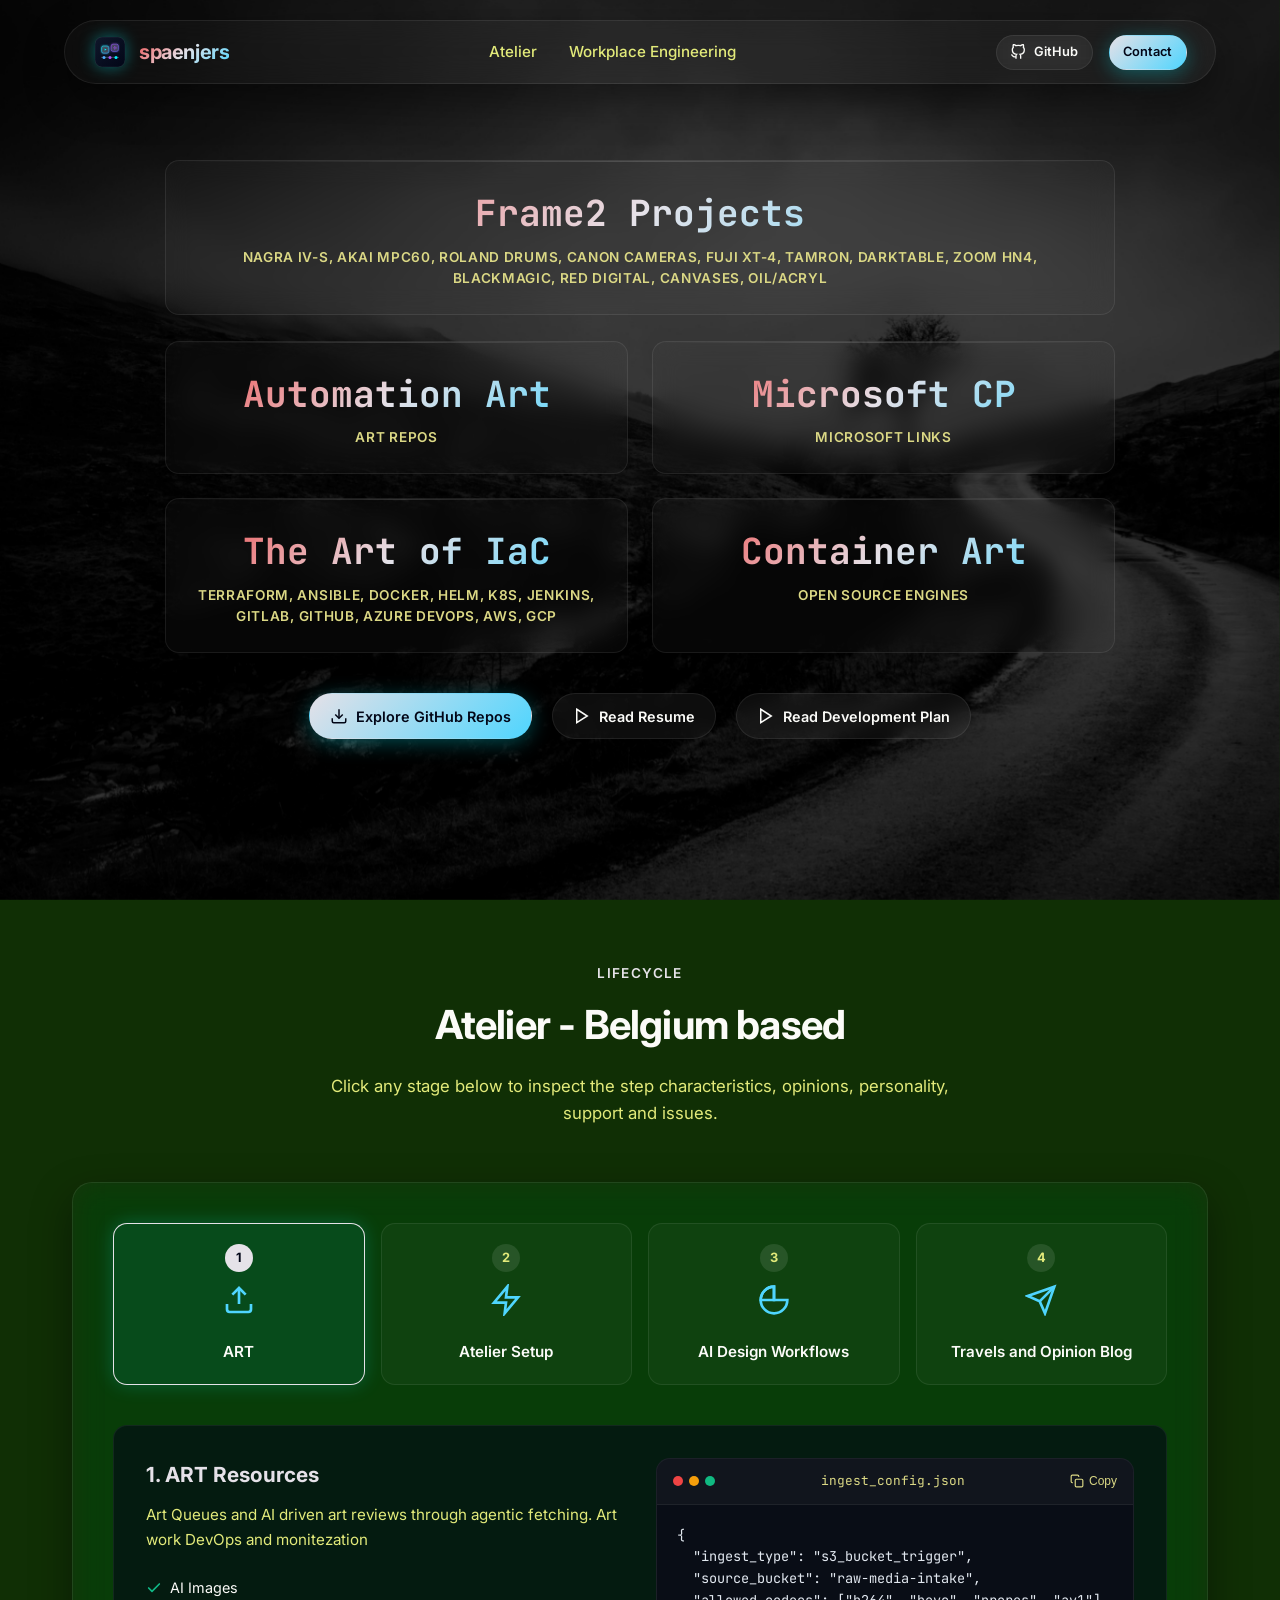
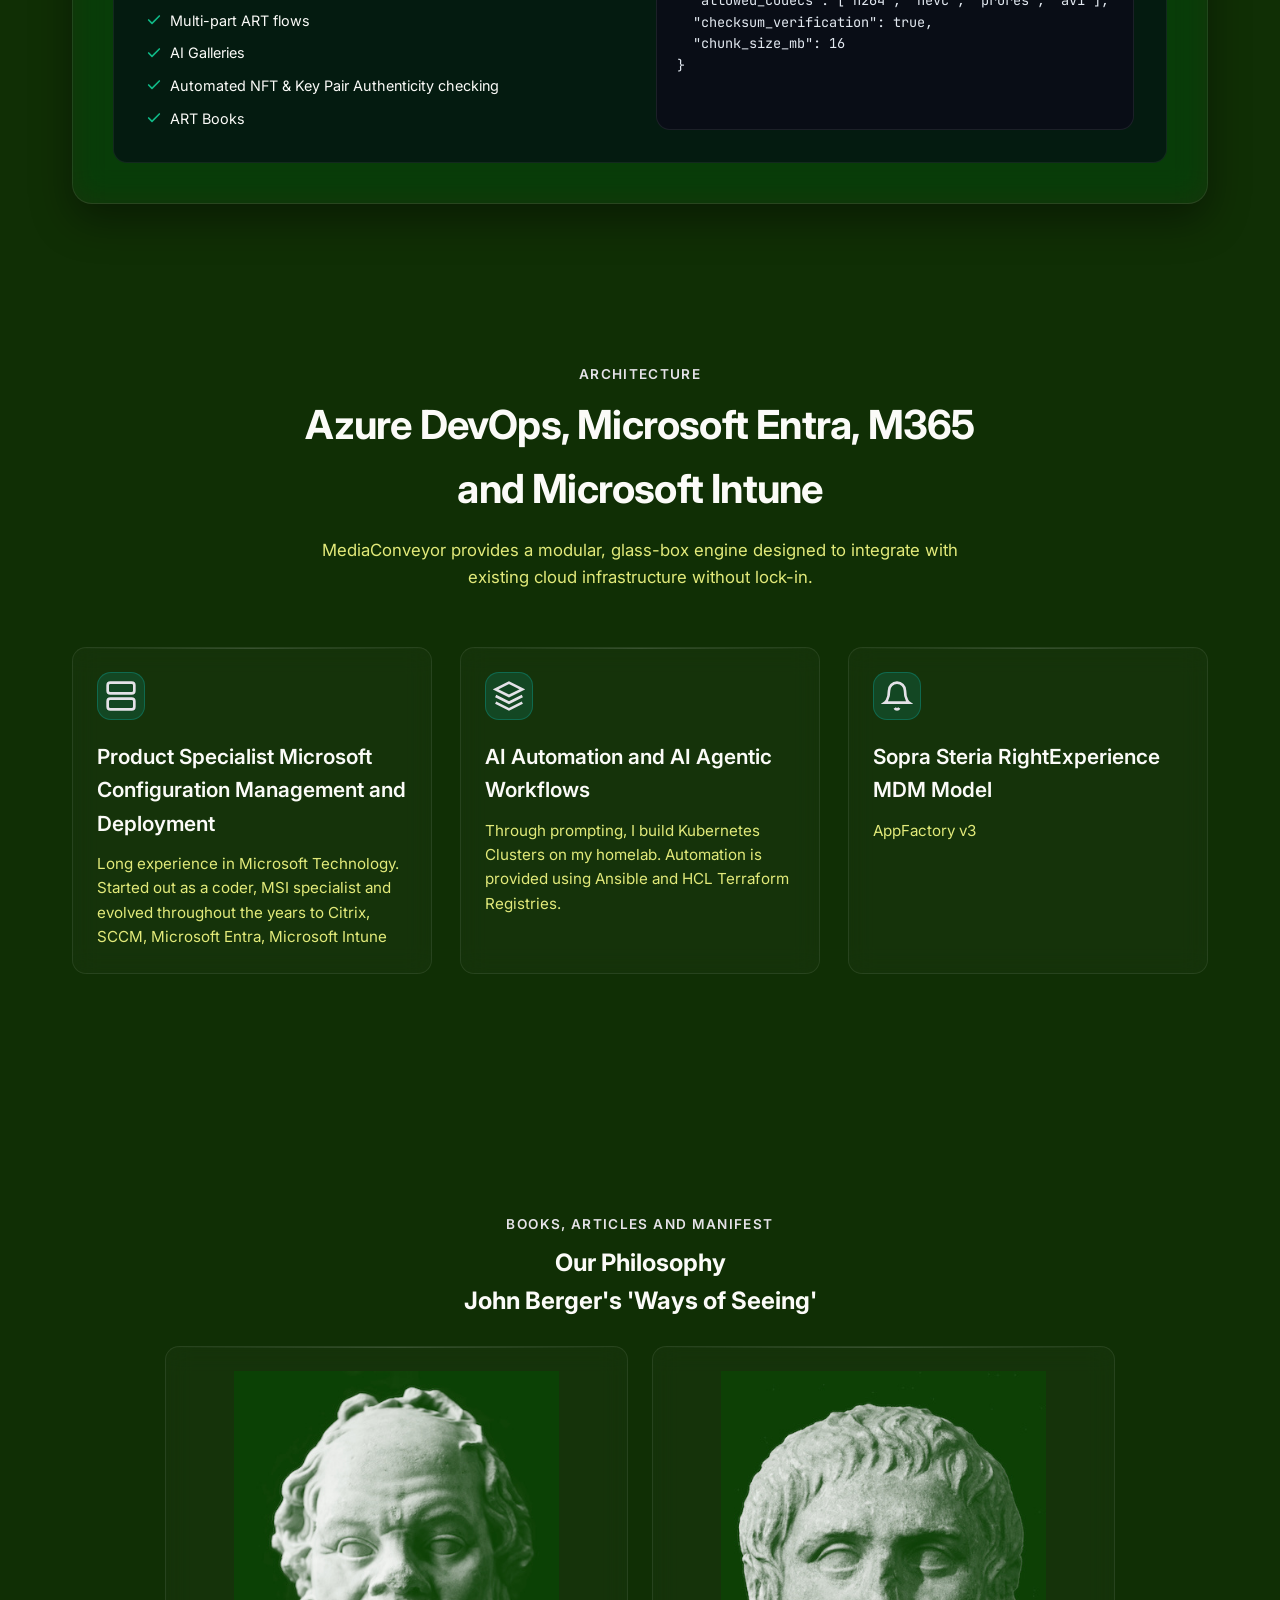
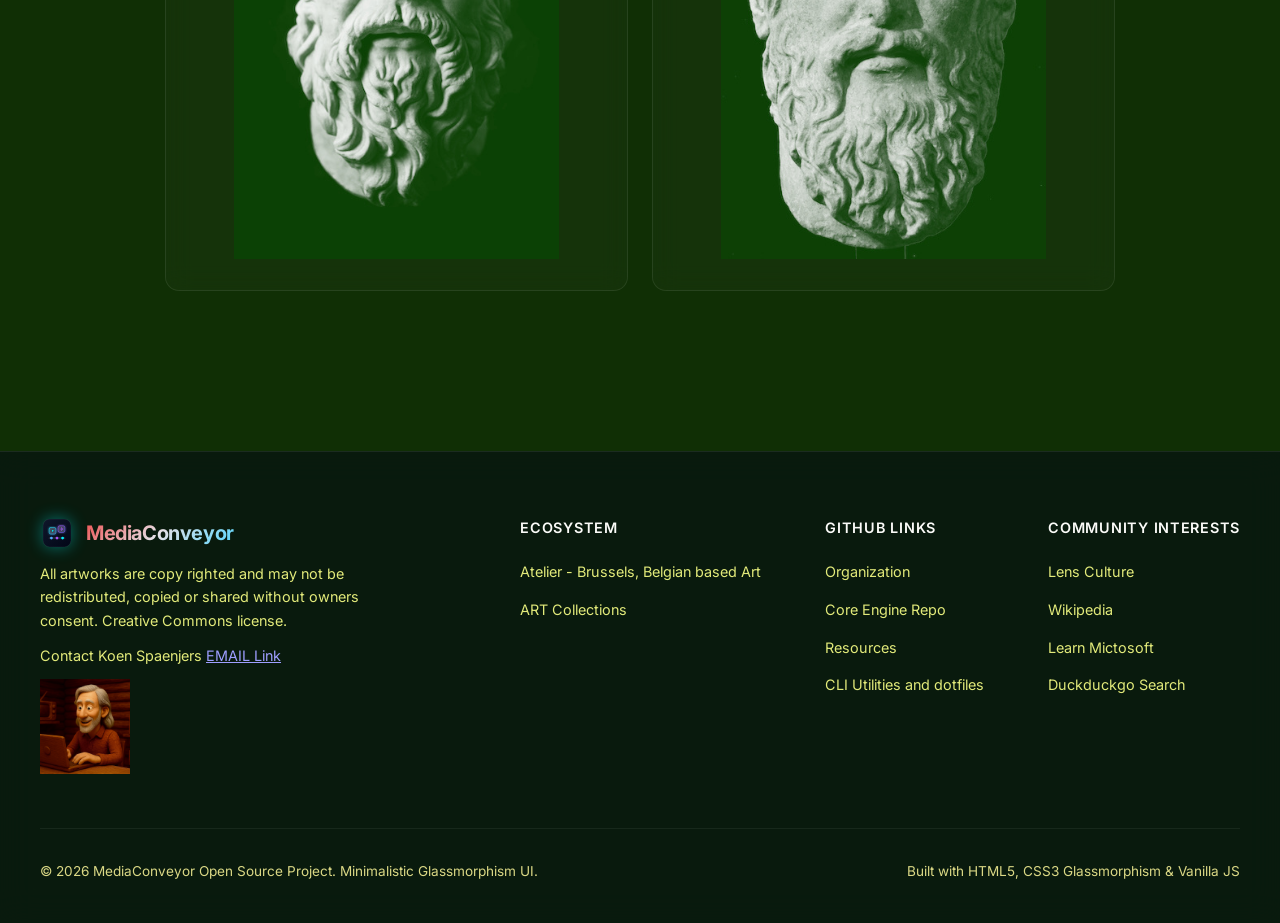
<file: index.html>
<!DOCTYPE html>
<html lang="en">
<head>
  <meta charset="UTF-8">
  <meta name="viewport" content="width=device-width, initial-scale=1.0">
  <title>MediaConveyor — Media, Art and Technology conveyor pipelines</title>
  <meta name="description" content="MediaConveyor is a high-throughput, event-driven media processing engine and conveyor pipeline. Open-source, glassmorphic, hardware-accelerated transcoding and AI media tagger.">
  <meta name="keywords" content="MediaConveyor, media processing, video transcoding, FFmpeg, HLS, DASH, Rust, Go, Open Source GitHub">
  <link rel="icon" type="image/svg+xml" href="assets/favicon.svg">
  <link rel="stylesheet" href="css/styles.css">
</head>
<body>

  <!-- Ambient Glowing Background Orbs -->
  <div class="ambient-bg" aria-hidden="true">
    <!-- <div class="orb orb-1"></div>
    <div class="orb orb-2"></div>
    <div class="orb orb-3"></div> -->
  </div>

  <!-- Header Navigation -->
  <header class="header">
    <nav class="nav-container glass-panel">
      <a href="#" class="brand">
        <div class="brand-icon">
          <img src="assets/favicon.svg" alt="MediaConveyor Logo" width="30" height="30">
        </div>
        <span class="gradient-text">spaenjers</span>
      </a>

      <ul class="nav-links">
        <li><a href="#pipeline" class="nav-link">Atelier</a></li>
        <li><a href="#features" class="nav-link">Workplace Engineering</a></li>
        <!-- <li><a href="#github-resources" class="nav-link">GitHub Repos</a></li>
        <li><a href="#docs" class="nav-link">Resources</a></li> -->
      </ul>

      <div class="nav-actions">
        <a href="#github-resources" target="_blank" rel="noopener noreferrer" class="btn btn-glass btn-sm">
          <svg xmlns="http://www.w3.org/2000/svg" width="16" height="16" viewBox="0 0 24 24" fill="none" stroke="currentColor" stroke-width="2"><path d="M9 19c-5 1.5-5-2.5-7-3m14 6v-3.87a3.37 3.37 0 0 0-.94-2.61c3.14-.35 6.44-1.54 6.44-7A5.44 5.44 0 0 0 20 4.77 5.07 5.07 0 0 0 19.91 1S18.73.65 16 2.48a13.38 13.38 0 0 0-7 0C6.27.65 5.09 1 5.09 1A5.07 5.07 0 0 0 5 4.77a5.44 5.44 0 0 0-1.5 3.78c0 5.42 3.3 6.61 6.44 7A3.37 3.37 0 0 0 9 18.13V22"></path></svg>
          GitHub
        </a>
        <a href="#github-resources" class="btn btn-primary btn-sm">Contact</a>
      </div>
    </nav>
  </header>

  <!-- Main Content -->
  <main>
    
    <!-- Hero Section -->
    <section class="hero">
      <!-- <h1 class="hero-title">
        <span>There's no radio here, but head over to <a href="https://somafm">Somafm</a></span>
      </h1>  
      <br/> -->
      
      <p>
      <div class="hero-metrics">
        <div class="glass-card metric-card">
          <div class="metric-value gradient-text">Frame2 Projects</div>
          <div class="metric-label">Nagra IV-S, Akai MPC60, Roland Drums, Canon Cameras, Fuji XT-4, Tamron, darktable, Zoom Hn4, BlackMagic, RED Digital, Canvases, Oil/Acryl</div>
        </div>
      </div>
      </p>
      <br>
      <p>
         <!-- Hero Key Metrics -->
      <div class="hero-metrics">
        <div class="glass-card metric-card">
          <div class="metric-value gradient-text">Automation Art</div>
          <div class="metric-label">Art Repos</div>
        </div>
        <div class="glass-card metric-card">
          <div class="metric-value gradient-text">Microsoft CP</div>
          <div class="metric-label">Microsoft Links</div>
        </div>
        <div class="glass-card metric-card">
          <div class="metric-value gradient-text">The Art of IaC</div>
          <div class="metric-label">Terraform, Ansible, Docker, Helm, K8s, Jenkins, Gitlab, GitHub, Azure DevOps, AWS, GCP</div>
        </div>
        <div class="glass-card metric-card">
          <div class="metric-value gradient-text">Container Art</div>
          <div class="metric-label">Open Source Engines</div>
        </div>
      </div>
      </p>


      <p class="hero-subtitle">
        <!-- <img src="assets/avatar-color1.jpg" alt="Description of image"> -->
      <div class="hero-cta">
        <a href="https://github.com/kuhn-octivianus-praeses" class="btn btn-primary">
          <svg xmlns="http://www.w3.org/2000/svg" width="18" height="18" viewBox="0 0 24 24" fill="none" stroke="currentColor" stroke-width="2"><path d="M21 15v4a2 2 0 0 1-2 2H5a2 2 0 0 1-2-2v-4"></path><polyline points="7 10 12 15 17 10"></polyline><line x1="12" y1="15" x2="12" y2="3"></line></svg>
          Explore GitHub Repos
        </a>
        <a href="resume.html" class="btn btn-glass">
          <svg xmlns="http://www.w3.org/2000/svg" width="18" height="18" viewBox="0 0 24 24" fill="none" stroke="currentColor" stroke-width="2"><polygon points="5 3 19 12 5 21 5 3"></polygon></svg>
          Read Resume
        </a>
        <a href="developmentplan.html" class="btn btn-glass">
          <svg xmlns="http://www.w3.org/2000/svg" width="18" height="18" viewBox="0 0 24 24" fill="none" stroke="currentColor" stroke-width="2"><polygon points="5 3 19 12 5 21 5 3"></polygon></svg>
          Read Development Plan
        </a>
      </div>
      </p> 
      <!-- <p>
        <div class="badge">
        <span class="badge-dot"></span>
        <span>Open Source Addict - using Ubuntu 26.04 and Zorin Desktops, Fedora Atomic, Fedora 44, Ubuntu 26.04 Servers</span>
        </div>
      </p>
      <p>
        <div class="badge">
        <span class="badge-dot"></span>
        <span>AWESOME Lists for Microsoft CM, MDM and Cloud -- Linux Dev -- Docker, K8s -- AI & Agents</span>
        <span><a href="https://github.com/bayandin/awesome-awesomeness">Awesomeness</a> - <a href="https://github.com/sirredbeard/Awesome-WSL">Awesome-WSL</a> - <a href="https://github.com/abordage/awesome-mac">Awesome Mac</a> - <a href="https://github.com/luong-komorebi/Awesome-Linux-Software">Awesome Linux</a> - <a href="https://github.com/rothgar/awesome-tuis">Awesome TUI</a></span>
        </div>
      </p>
      <p>
        <div class="badge">
          <span class="badge-dot"></span>
          <span><a href="developmentplan.html">NEW - DEVELOPMENT Plan</a></span>
        </div>
      </p> -->
    <!--   <br/>
      <h1 class="hero-small-title">
        <span class="gradient-accent">Empirical - esthetic - ethereal - 3D - out-and-about - a bit goofy</span>
      </h1> -->
    </section>

    <!-- Interactive Pipeline Visualizer Section -->
    <section id="pipeline" class="section">
      <div class="section-header">
        <span class="section-tag">Lifecycle</span>
        <h2 class="section-title">Atelier - Belgium based</h2>
        <p class="section-desc">Click any stage below to inspect the step characteristics, opinions, personality, support and issues.</p>
      </div>

      <div class="glass-panel pipeline-container">
        <div class="pipeline-steps">
          <div class="pipeline-step-node active" data-step="1">
            <span class="step-number">1</span>
            <div class="step-icon">
              <svg xmlns="http://www.w3.org/2000/svg" width="32" height="32" viewBox="0 0 24 24" fill="none" stroke="currentColor" stroke-width="2"><path d="M21 15v4a2 2 0 0 1-2 2H5a2 2 0 0 1-2-2v-4"></path><polyline points="17 8 12 3 7 8"></polyline><line x1="12" y1="3" x2="12" y2="15"></line></svg>
            </div>
            <span class="step-title">ART</span>
          </div>

          <div class="pipeline-step-node" data-step="2">
            <span class="step-number">2</span>
            <div class="step-icon">
              <svg xmlns="http://www.w3.org/2000/svg" width="32" height="32" viewBox="0 0 24 24" fill="none" stroke="currentColor" stroke-width="2"><polygon points="13 2 3 14 12 14 11 22 21 10 12 10 13 2"></polygon></svg>
            </div>
            <span class="step-title">Atelier Setup</span>
          </div>

          <div class="pipeline-step-node" data-step="3">
            <span class="step-number">3</span>
            <div class="step-icon">
              <svg xmlns="http://www.w3.org/2000/svg" width="32" height="32" viewBox="0 0 24 24" fill="none" stroke="currentColor" stroke-width="2"><path d="M12 2a10 10 0 1 0 10 10H12V2z"></path><path d="M12 12L2.1 12a10 10 0 0 1 9.9-10v10z"></path></svg>
            </div>
            <span class="step-title">AI Design Workflows</span>
          </div>

          <div class="pipeline-step-node" data-step="4">
            <span class="step-number">4</span>
            <div class="step-icon">
              <svg xmlns="http://www.w3.org/2000/svg" width="32" height="32" viewBox="0 0 24 24" fill="none" stroke="currentColor" stroke-width="2"><line x1="22" y1="2" x2="11" y2="13"></line><polygon points="22 2 15 22 11 13 2 9 22 2"></polygon></svg>
            </div>
            <span class="step-title">Travels and Opinion Blog</span>
          </div>
        </div>

        <div class="pipeline-detail-panel">
          <div class="pipeline-info" id="pipeline-info">
            <!-- Dynamic Content via JS -->
          </div>

          <div class="code-box">
            <div class="code-header">
              <div class="code-dots">
                <span class="dot dot-red"></span>
                <span class="dot dot-yellow"></span>
                <span class="dot dot-green"></span>
              </div>
              <span id="pipeline-code-header">ingest_config.json</span>
              <button class="copy-btn" id="pipeline-copy-btn">
                <svg xmlns="http://www.w3.org/2000/svg" width="14" height="14" viewBox="0 0 24 24" fill="none" stroke="currentColor" stroke-width="2"><rect x="9" y="9" width="13" height="13" rx="2" ry="2"></rect><path d="M5 15H4a2 2 0 0 1-2-2V4a2 2 0 0 1 2-2h9a2 2 0 0 1 2 2v1"></path></svg>
                Copy
              </button>
            </div>
            <pre class="code-body" id="pipeline-code-body">// Code snippet loading...</pre>
          </div>
        </div>
      </div>
    </section>

    <!-- Platform Features Content Section -->
    <section id="features" class="section">
      <div class="section-header">
        <span class="section-tag">Architecture</span>
        <h2 class="section-title">Azure DevOps, Microsoft Entra, M365 and Microsoft Intune</h2>
        <p class="section-desc">MediaConveyor provides a modular, glass-box engine designed to integrate with existing cloud infrastructure without lock-in.</p>
      </div>

      <div class="features-grid">
        <div class="glass-card feature-card">
          <div class="feature-card-icon">
            <svg xmlns="http://www.w3.org/2000/svg" width="32" height="32" viewBox="0 0 24 24" fill="none" stroke="currentColor" stroke-width="2"><rect x="2" y="2" width="20" height="8" rx="2" ry="2"></rect><rect x="2" y="14" width="20" height="8" rx="2" ry="2"></rect><line x1="6" y1="6" x2="6.01" y2="6"></line><line x1="6" y1="18" x2="6.01" y2="18"></line></svg>
          </div>
          <h3>Product Specialist Microsoft Configuration Management and Deployment</h3>
          <p>Long experience in Microsoft Technology. Started out as a coder, MSI specialist and evolved throughout the years to Citrix, SCCM, Microsoft Entra, Microsoft Intune </p>
        </div>

        <div class="glass-card feature-card">
          <div class="feature-card-icon">
            <svg xmlns="http://www.w3.org/2000/svg" width="32" height="32" viewBox="0 0 24 24" fill="none" stroke="currentColor" stroke-width="2"><polygon points="12 2 2 7 12 12 22 7 12 2"></polygon><polyline points="2 17 12 22 22 17"></polyline><polyline points="2 12 12 17 22 12"></polyline></svg>
          </div>
          <h3>AI Automation and AI Agentic Workflows</h3>
          <p>Through prompting, I build Kubernetes Clusters on my homelab. Automation is provided using Ansible and HCL Terraform Registries.</p>
        </div>

        <div class="glass-card feature-card">
          <div class="feature-card-icon">
            <svg xmlns="http://www.w3.org/2000/svg" width="32" height="32" viewBox="0 0 24 24" fill="none" stroke="currentColor" stroke-width="2"><path d="M18 8A6 6 0 0 0 6 8c0 7-3 9-3 9h18s-3-2-3-9"></path><path d="M13.73 21a2 2 0 0 1-3.46 0"></path></svg>
          </div>
          <h3>Sopra Steria RightExperience MDM Model</h3>
          <p>AppFactory v3</p>
        </div>
      </div>
    </section>

    <!-- GitHub Resources Section -->

    <!-- Art Works and other pics-->
    <section class="hero"> 
        <span class="section-tag">Books, Articles and Manifest</span>
        <p>
            <div class=""><h1>Our Philosophy</h1></div>
            <div class=""><h2>John Berger's 'Ways of Seeing'</h2></div>
        </p>
        <br/>
        <!-- Hero Key Images -->
        <div class="hero-metrics">
          <div class="glass-card metric-card">
            <p><img src="assets/socrates1.jpg" alt="Description of image" width="325"></p>
          </div>
          <div class="glass-card metric-card">
            <p><img src="assets/plato1.jpg" alt="Description of image" width="325"></p>
          </div>
        </div>
      </section>
    
  </main>

  <!-- Modal Overlay for Quick Code Preview -->
  <div class="modal-overlay" id="modal-overlay">
    <div class="glass-panel modal-container">
      <button class="modal-close" id="modal-close" title="Close Modal">
        <svg xmlns="http://www.w3.org/2000/svg" width="18" height="18" viewBox="0 0 24 24" fill="none" stroke="currentColor" stroke-width="2"><line x1="18" y1="6" x2="6" y2="18"></line><line x1="6" y1="6" x2="18" y2="18"></line></svg>
      </button>

      <h3 id="modal-title" style="font-size: 1.5rem; margin-bottom: 0.5rem;" class="gradient-text">Repository Details</h3>
      <p id="modal-desc" style="color: var(--text-muted); font-size: 0.95rem; margin-bottom: 1.5rem;"></p>

      <div class="code-box" style="margin-bottom: 1.5rem;">
        <div class="code-header">
          <span>Quick Start Example</span>
          <button class="copy-btn" id="modal-copy-btn">
            <svg xmlns="http://www.w3.org/2000/svg" width="14" height="14" viewBox="0 0 24 24" fill="none" stroke="currentColor" stroke-width="2"><rect x="9" y="9" width="13" height="13" rx="2" ry="2"></rect><path d="M5 15H4a2 2 0 0 1-2-2V4a2 2 0 0 1 2-2h9a2 2 0 0 1 2 2v1"></path></svg>
            Copy Snippet
          </button>
        </div>
        <pre class="code-body" id="modal-code">// Code example</pre>
      </div>

      <div style="display: flex; justify-content: flex-end; gap: 1rem;">
        <a href="#" id="modal-github-link" target="_blank" rel="noopener noreferrer" class="btn btn-primary btn-sm">
          Open on GitHub
        </a>
      </div>
    </div>
  </div>

  <!-- Footer -->
  <footer class="footer">
    <div class="footer-container">
      <div class="footer-top">
        <div class="footer-brand">
          <a href="#" class="brand">
            <div class="brand-icon">
              <img src="assets/favicon.svg" alt="MediaConveyor Logo" width="28" height="28">
            </div>
            <span class="gradient-text">MediaConveyor</span>
          </a>
          <p>All artworks are copy righted and may not be redistributed, copied or shared without owners consent. Creative Commons license.</p>
          <p>Contact Koen Spaenjers <a href="mailto:koen.spaenjers@soprasteria.com">EMAIL Link</a></p>
          <p><img src="assets/avatar-color1_512.jpg" alt="Me" width="90"></p>

        </div>

        <div class="footer-links-group">
          <div class="footer-col">
            <h5>Ecosystem</h5>
            <ul>
              <li><a href="#pipeline">Atelier - Brussels, Belgian based Art</a></li>
              <li><a href="#features">ART Collections</a></li>
              <!-- <li><a href="#github-resources">Rust Core</a></li>
              <li><a href="#github-resources">Go Workers</a></li> -->
            </ul>
          </div>

          <div class="footer-col">
            <h5>GitHub Links</h5>
            <ul>
              <li><a href="https://github.com/MediaConveyor" target="_blank" rel="noopener noreferrer">Organization</a></li>
              <li><a href="https://github.com/MediaConveyor/core-engine" target="_blank" rel="noopener noreferrer">Core Engine Repo</a></li>
              <li><a href="https://github.com/MediaConveyor/node-sdk" target="_blank" rel="noopener noreferrer">Resources</a></li>
              <li><a href="https://github.com/MediaConveyor/cli-tool" target="_blank" rel="noopener noreferrer">CLI Utilities and dotfiles</a></li>
            </ul>
          </div>

          <div class="footer-col">
            <h5>Community Interests</h5>
            <ul>
              <li><a href="https://lensculture.com" target="_blank" rel="noopener noreferrer">Lens Culture</a></li>
              <li><a href="https://wikipedia.org" target="_blank" rel="noopener noreferrer">Wikipedia</a></li>
              <li><a href="https://learn.microsoft.com" target="_blank" rel="noopener noreferrer">Learn Mictosoft</a></li>
              <li><a href="https://duckduckgo.com" target="_blank" rel="noopener noreferrer">Duckduckgo Search</a></li>
            </ul>
          </div>
        </div>
      </div>

      <div class="footer-bottom">
        <p>© 2026 MediaConveyor Open Source Project. Minimalistic Glassmorphism UI.</p>
        <p>Built with HTML5, CSS3 Glassmorphism & Vanilla JS</p>
      </div>
    </div>
  </footer>

  <script src="js/app.js"></script>
</body>
</html>
</file>
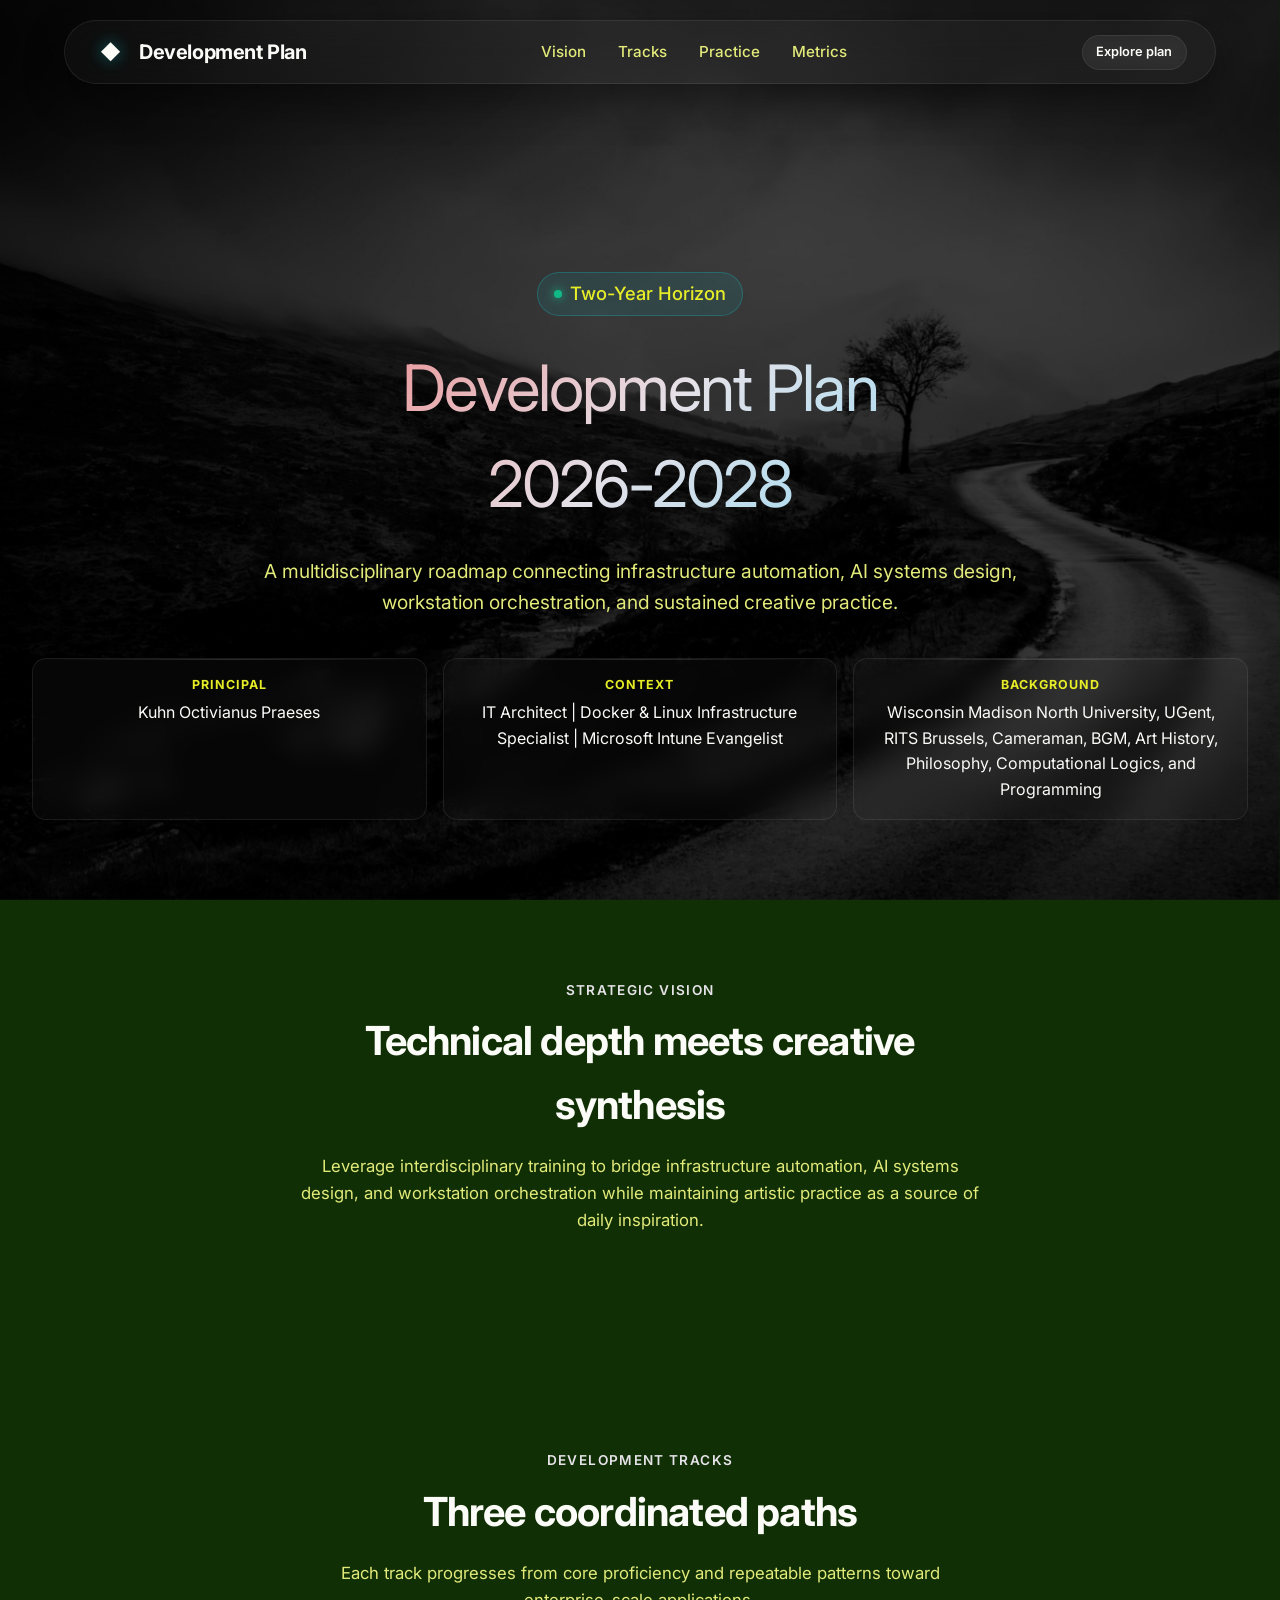
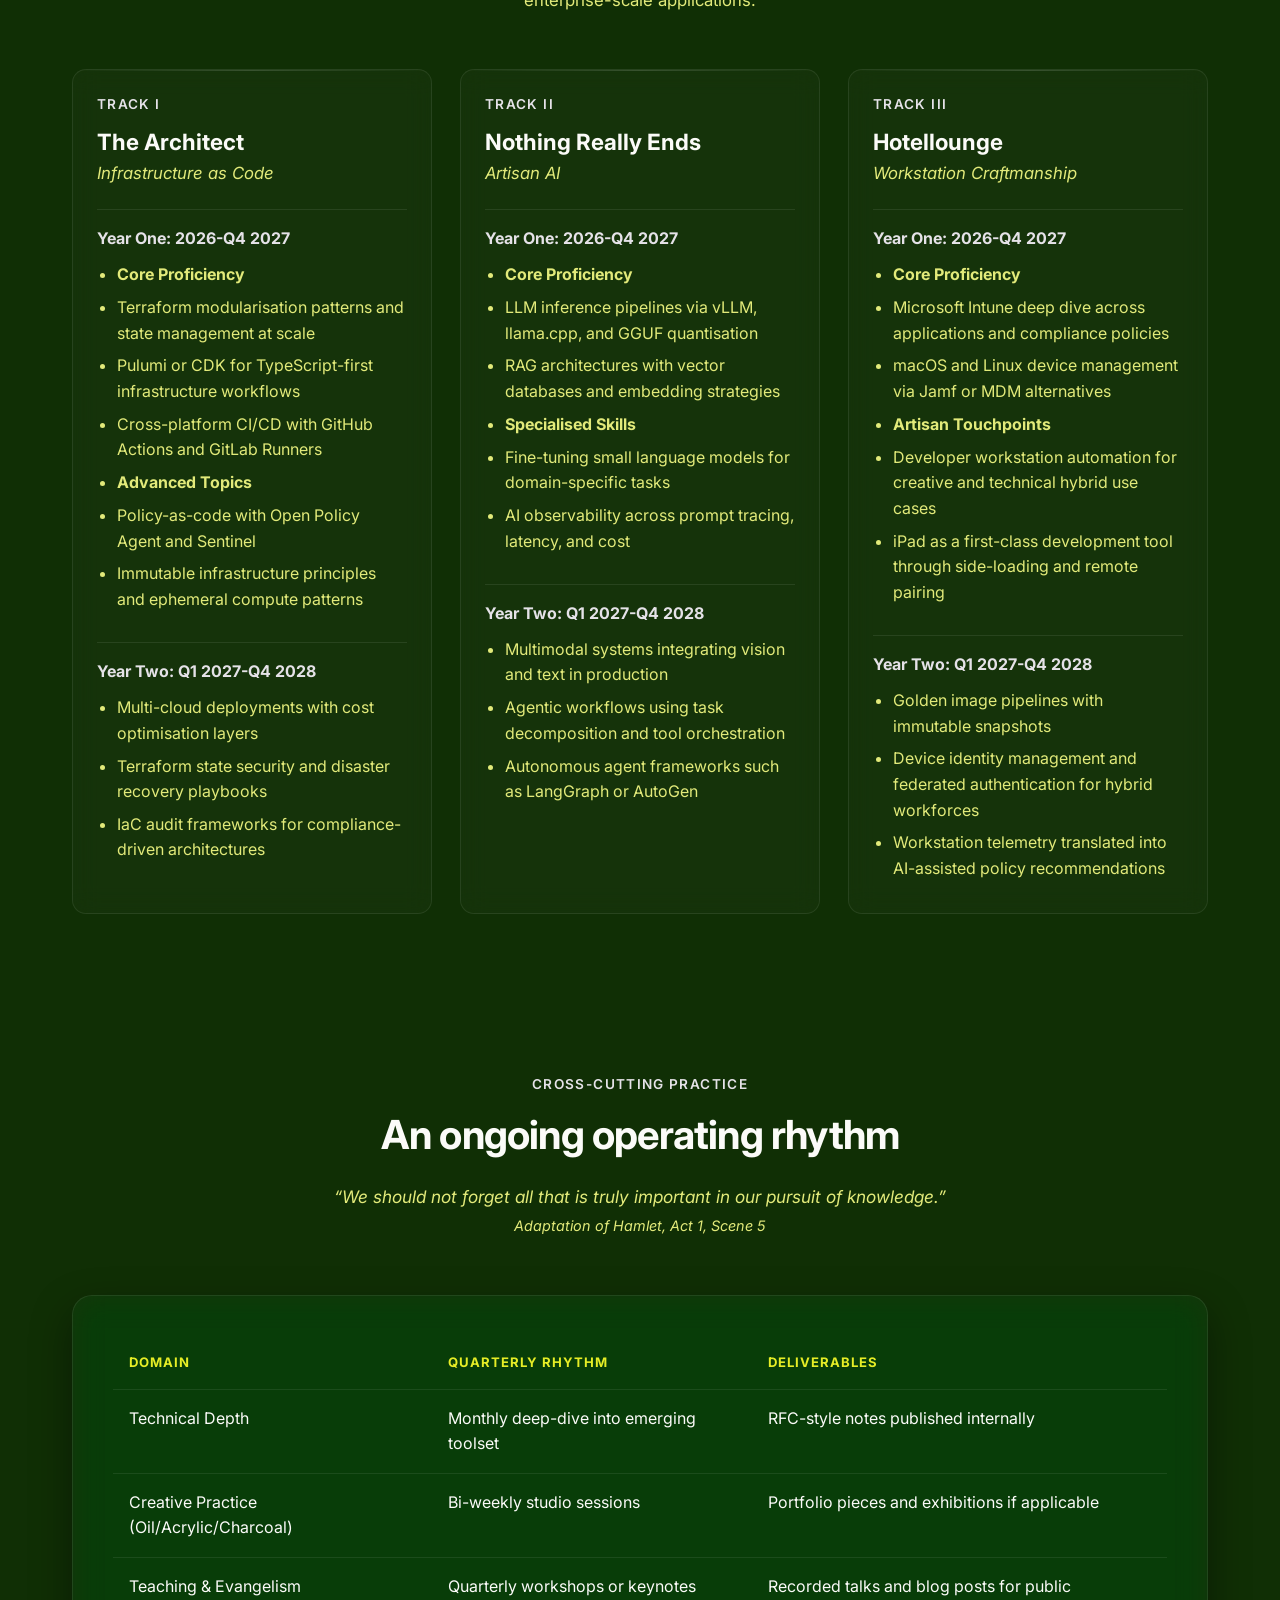
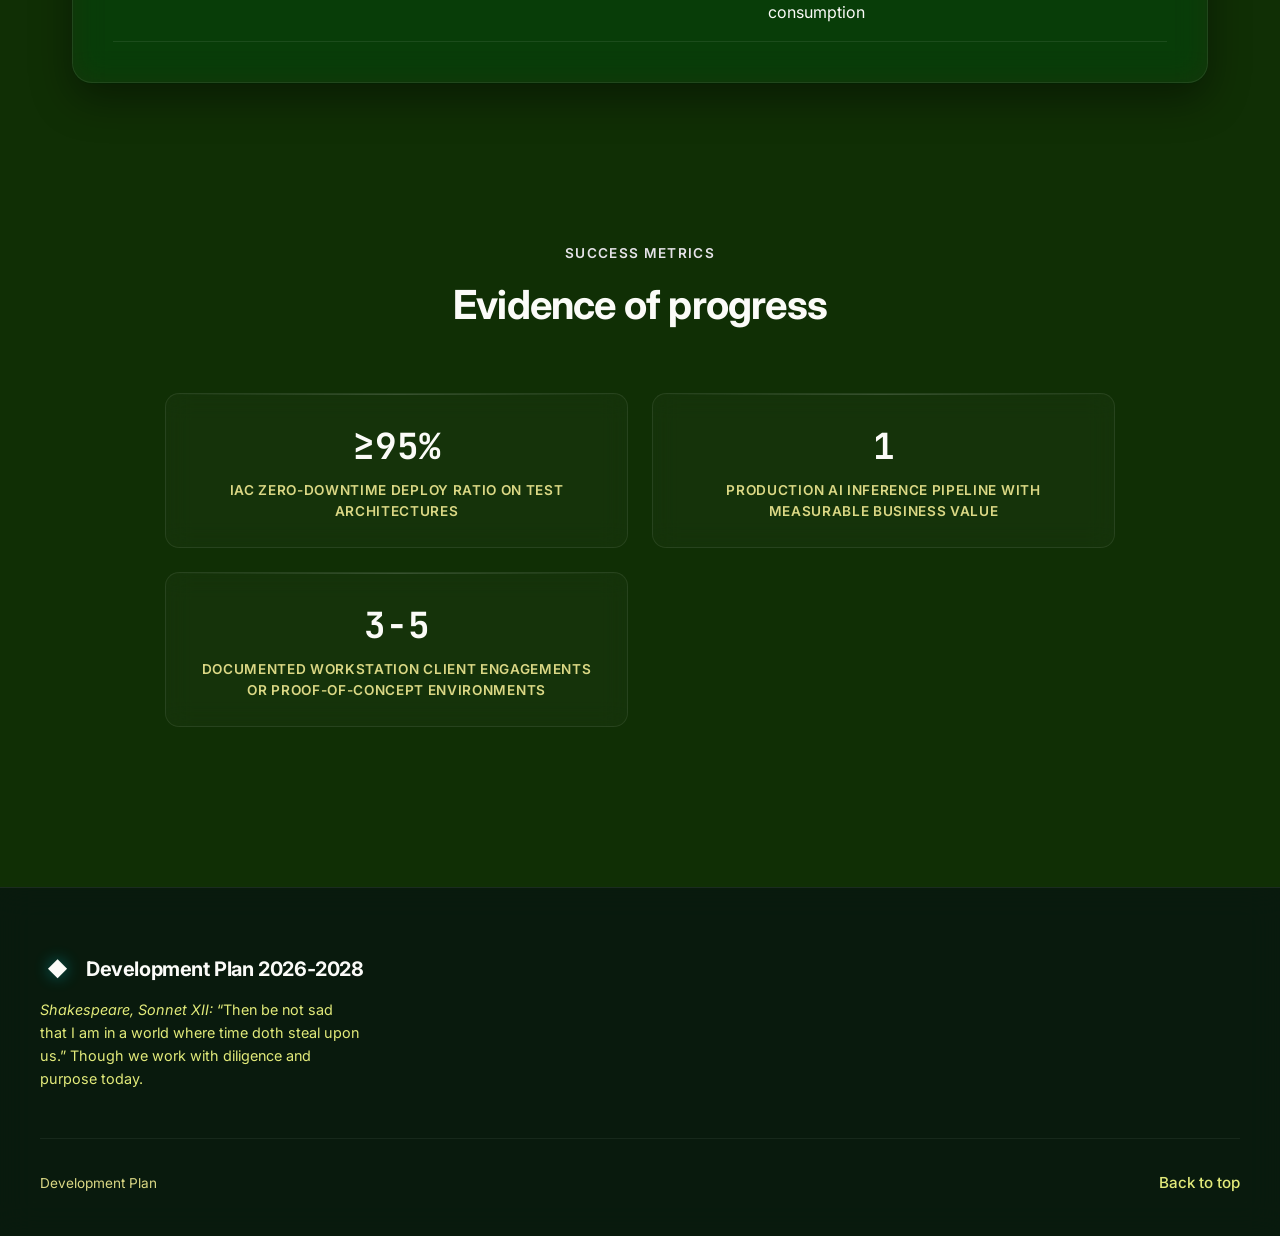
<file: developmentplan.html>
<!DOCTYPE html>
<html lang="en">
<head>
  <meta charset="UTF-8">
  <meta name="viewport" content="width=device-width, initial-scale=1.0">
  <meta name="description" content="Development Plan 2026-2028 for infrastructure as code, artisan AI, and workstation management.">
  <title>Development Plan 2026-2028</title>
  <link rel="stylesheet" href="css/styles.css">
  <style>
    /* Page-specific layout only. Visual styling is inherited from styles.css. */
    .plan-main { padding-top: 7rem; }
    .plan-grid { display: grid; grid-template-columns: repeat(auto-fit, minmax(300px, 1fr)); gap: 1.75rem; }
    .track-card { display: flex; flex-direction: column; gap: 1.4rem; }
    .track-card h3 { font-size: 1.4rem; }
    .track-card h4 { color: var(--primary-cyan); margin-bottom: .65rem; }
    .track-card ul, .metrics-list { padding-left: 1.25rem; color: var(--text-muted); }
    .track-card li, .metrics-list li { margin: .45rem 0; }
    .profile-strip { display: grid; grid-template-columns: repeat(auto-fit, minmax(210px, 1fr)); gap: 1rem; margin-top: 2rem; }
    .profile-item { padding: 1rem 1.2rem; }
    .profile-item strong { display: block; color: var(--primary-yellow); font-size: .78rem; text-transform: uppercase; letter-spacing: .08em; margin-bottom: .35rem; }
    .quote { font-size: 1.08rem; font-style: italic; color: var(--text-muted); text-align: center; }
    .table-wrap { overflow-x: auto; }
    .plan-table { width: 100%; border-collapse: collapse; min-width: 720px; }
    .plan-table th, .plan-table td { text-align: left; padding: 1rem; border-bottom: 1px solid var(--glass-border); vertical-align: top; }
    .plan-table th { color: var(--primary-yellow); font-size: .82rem; text-transform: uppercase; letter-spacing: .08em; }
    .year-block { padding-top: 1rem; border-top: 1px solid var(--glass-border); }
    .footer-note { max-width: 800px; }
    @media (max-width: 768px) { .plan-main { padding-top: 5.5rem; } }
  </style>
</head>
<body>
  <div class="ambient-bg" aria-hidden="true">
    <!-- <div class="orb orb-1"></div>
    <div class="orb orb-2"></div>
    <div class="orb orb-3"></div> -->
  </div>

  <header class="header">
    <nav class="nav-container glass-panel" aria-label="Primary navigation">
      <a class="brand" href="#top"><span class="brand-icon" aria-hidden="true">◆</span><span>Development Plan</span></a>
      <ul class="nav-links">
        <li><a class="nav-link" href="#vision">Vision</a></li>
        <li><a class="nav-link" href="#tracks">Tracks</a></li>
        <li><a class="nav-link" href="#practice">Practice</a></li>
        <li><a class="nav-link" href="#metrics">Metrics</a></li>
      </ul>
      <div class="nav-actions"><a class="btn btn-glass btn-sm" href="#tracks">Explore plan</a></div>
    </nav>
  </header>

  <main id="top" class="plan-main">
    <section class="hero">
      <div class="badge"><span class="badge-dot"></span>Two-Year Horizon</div>
      <h1 class="hero-title gradient-text">Development Plan<br>2026-2028</h1>
      <p class="hero-subtitle">A multidisciplinary roadmap connecting infrastructure automation, AI systems design, workstation orchestration, and sustained creative practice.</p>
      <div class="profile-strip">
        <div class="profile-item glass-card"><strong>Principal</strong>Kuhn Octivianus Praeses</div>
        <div class="profile-item glass-card"><strong>Context</strong>IT Architect | Docker &amp; Linux Infrastructure Specialist | Microsoft Intune Evangelist</div>
        <div class="profile-item glass-card"><strong>Background</strong>Wisconsin Madison North University,  UGent, RITS Brussels, Cameraman, BGM, Art History, Philosophy, Computational Logics, and Programming</div>
      </div>
    </section>

    <section id="vision" class="section">
      <div class="section-header">
        <span class="section-tag">Strategic Vision</span>
        <h2 class="section-title">Technical depth meets creative synthesis</h2>
        <p class="section-desc">Leverage interdisciplinary training to bridge infrastructure automation, AI systems design, and workstation orchestration while maintaining artistic practice as a source of daily inspiration.</p>
      </div>
    </section>

    <section id="tracks" class="section">
      <div class="section-header">
        <span class="section-tag">Development Tracks</span>
        <h2 class="section-title">Three coordinated paths</h2>
        <p class="section-desc">Each track progresses from core proficiency and repeatable patterns toward enterprise-scale applications.</p>
      </div>

      <div class="plan-grid">
        <article class="glass-card track-card">
          <div>
            <span class="section-tag">Track I</span>
            <h3>The Architect</h3>
            <p class="section-desc"><em>Infrastructure as Code</em></p>
          </div>
          <div class="year-block">
            <h4>Year One: 2026-Q4 2027</h4>
            <ul>
              <li><strong>Core Proficiency</strong></li>
              <li>Terraform modularisation patterns and state management at scale</li>
              <li>Pulumi or CDK for TypeScript-first infrastructure workflows</li>
              <li>Cross-platform CI/CD with GitHub Actions and GitLab Runners</li>
              <li><strong>Advanced Topics</strong></li>
              <li>Policy-as-code with Open Policy Agent and Sentinel</li>
              <li>Immutable infrastructure principles and ephemeral compute patterns</li>
            </ul>
          </div>
          <div class="year-block">
            <h4>Year Two: Q1 2027-Q4 2028</h4>
            <ul>
              <li>Multi-cloud deployments with cost optimisation layers</li>
              <li>Terraform state security and disaster recovery playbooks</li>
              <li>IaC audit frameworks for compliance-driven architectures</li>
            </ul>
          </div>
        </article>

        <article class="glass-card track-card">
          <div>
            <span class="section-tag">Track II</span>
            <h3>Nothing Really Ends</h3>
            <p class="section-desc"><em>Artisan AI</em></p>
          </div>
          <div class="year-block">
            <h4>Year One: 2026-Q4 2027</h4>
            <ul>
              <li><strong>Core Proficiency</strong></li>
              <li>LLM inference pipelines via vLLM, llama.cpp, and GGUF quantisation</li>
              <li>RAG architectures with vector databases and embedding strategies</li>
              <li><strong>Specialised Skills</strong></li>
              <li>Fine-tuning small language models for domain-specific tasks</li>
              <li>AI observability across prompt tracing, latency, and cost</li>
            </ul>
          </div>
          <div class="year-block">
            <h4>Year Two: Q1 2027-Q4 2028</h4>
            <ul>
              <li>Multimodal systems integrating vision and text in production</li>
              <li>Agentic workflows using task decomposition and tool orchestration</li>
              <li>Autonomous agent frameworks such as LangGraph or AutoGen</li>
            </ul>
          </div>
        </article>

        <article class="glass-card track-card">
          <div>
            <span class="section-tag">Track III</span>
            <h3>Hotellounge</h3>
            <p class="section-desc"><em>Workstation Craftmanship</em></p>
          </div>
          <div class="year-block">
            <h4>Year One: 2026-Q4 2027</h4>
            <ul>
              <li><strong>Core Proficiency</strong></li>
              <li>Microsoft Intune deep dive across applications and compliance policies</li>
              <li>macOS and Linux device management via Jamf or MDM alternatives</li>
              <li><strong>Artisan Touchpoints</strong></li>
              <li>Developer workstation automation for creative and technical hybrid use cases</li>
              <li>iPad as a first-class development tool through side-loading and remote pairing</li>
            </ul>
          </div>
          <div class="year-block">
            <h4>Year Two: Q1 2027-Q4 2028</h4>
            <ul>
              <li>Golden image pipelines with immutable snapshots</li>
              <li>Device identity management and federated authentication for hybrid workforces</li>
              <li>Workstation telemetry translated into AI-assisted policy recommendations</li>
            </ul>
          </div>
        </article>
      </div>
    </section>

    <section id="practice" class="section">
      <div class="section-header">
        <span class="section-tag">Cross-Cutting Practice</span>
        <h2 class="section-title">An ongoing operating rhythm</h2>
        <p class="quote">“We should not forget all that is truly important in our pursuit of knowledge.”<br><small>Adaptation of <em>Hamlet</em>, Act 1, Scene 5</small></p>
      </div>
      <div class="glass-panel pipeline-container table-wrap">
        <table class="plan-table">
          <thead><tr><th>Domain</th><th>Quarterly Rhythm</th><th>Deliverables</th></tr></thead>
          <tbody>
            <tr><td>Technical Depth</td><td>Monthly deep-dive into emerging toolset</td><td>RFC-style notes published internally</td></tr>
            <tr><td>Creative Practice (Oil/Acrylic/Charcoal)</td><td>Bi-weekly studio sessions</td><td>Portfolio pieces and exhibitions if applicable</td></tr>
            <tr><td>Teaching &amp; Evangelism</td><td>Quarterly workshops or keynotes</td><td>Recorded talks and blog posts for public consumption</td></tr>
          </tbody>
        </table>
      </div>
    </section>

    <section id="metrics" class="section">
      <div class="section-header">
        <span class="section-tag">Success Metrics</span>
        <h2 class="section-title">Evidence of progress</h2>
      </div>
      <div class="hero-metrics">
        <article class="metric-card glass-card"><div class="metric-value">≥95%</div><div class="metric-label">IaC zero-downtime deploy ratio on test architectures</div></article>
        <article class="metric-card glass-card"><div class="metric-value">1</div><div class="metric-label">Production AI inference pipeline with measurable business value</div></article>
        <article class="metric-card glass-card"><div class="metric-value">3-5</div><div class="metric-label">Documented workstation client engagements or proof-of-concept environments</div></article>
      </div>
    </section>
  </main>

  <footer class="footer">
    <div class="footer-container">
      <div class="footer-top">
        <div class="footer-brand footer-note">
          <a class="brand" href="#top"><span class="brand-icon" aria-hidden="true">◆</span><span>Development Plan 2026-2028</span></a>
          <p><em>Shakespeare, Sonnet XII:</em> “Then be not sad that I am in a world where time doth steal upon us.” Though we work with diligence and purpose today.</p>
        </div>
      </div>
      <div class="footer-bottom"><span>Development Plan</span><a class="nav-link" href="#top">Back to top</a></div>
    </div>
  </footer>
</body>
</html>
</file>
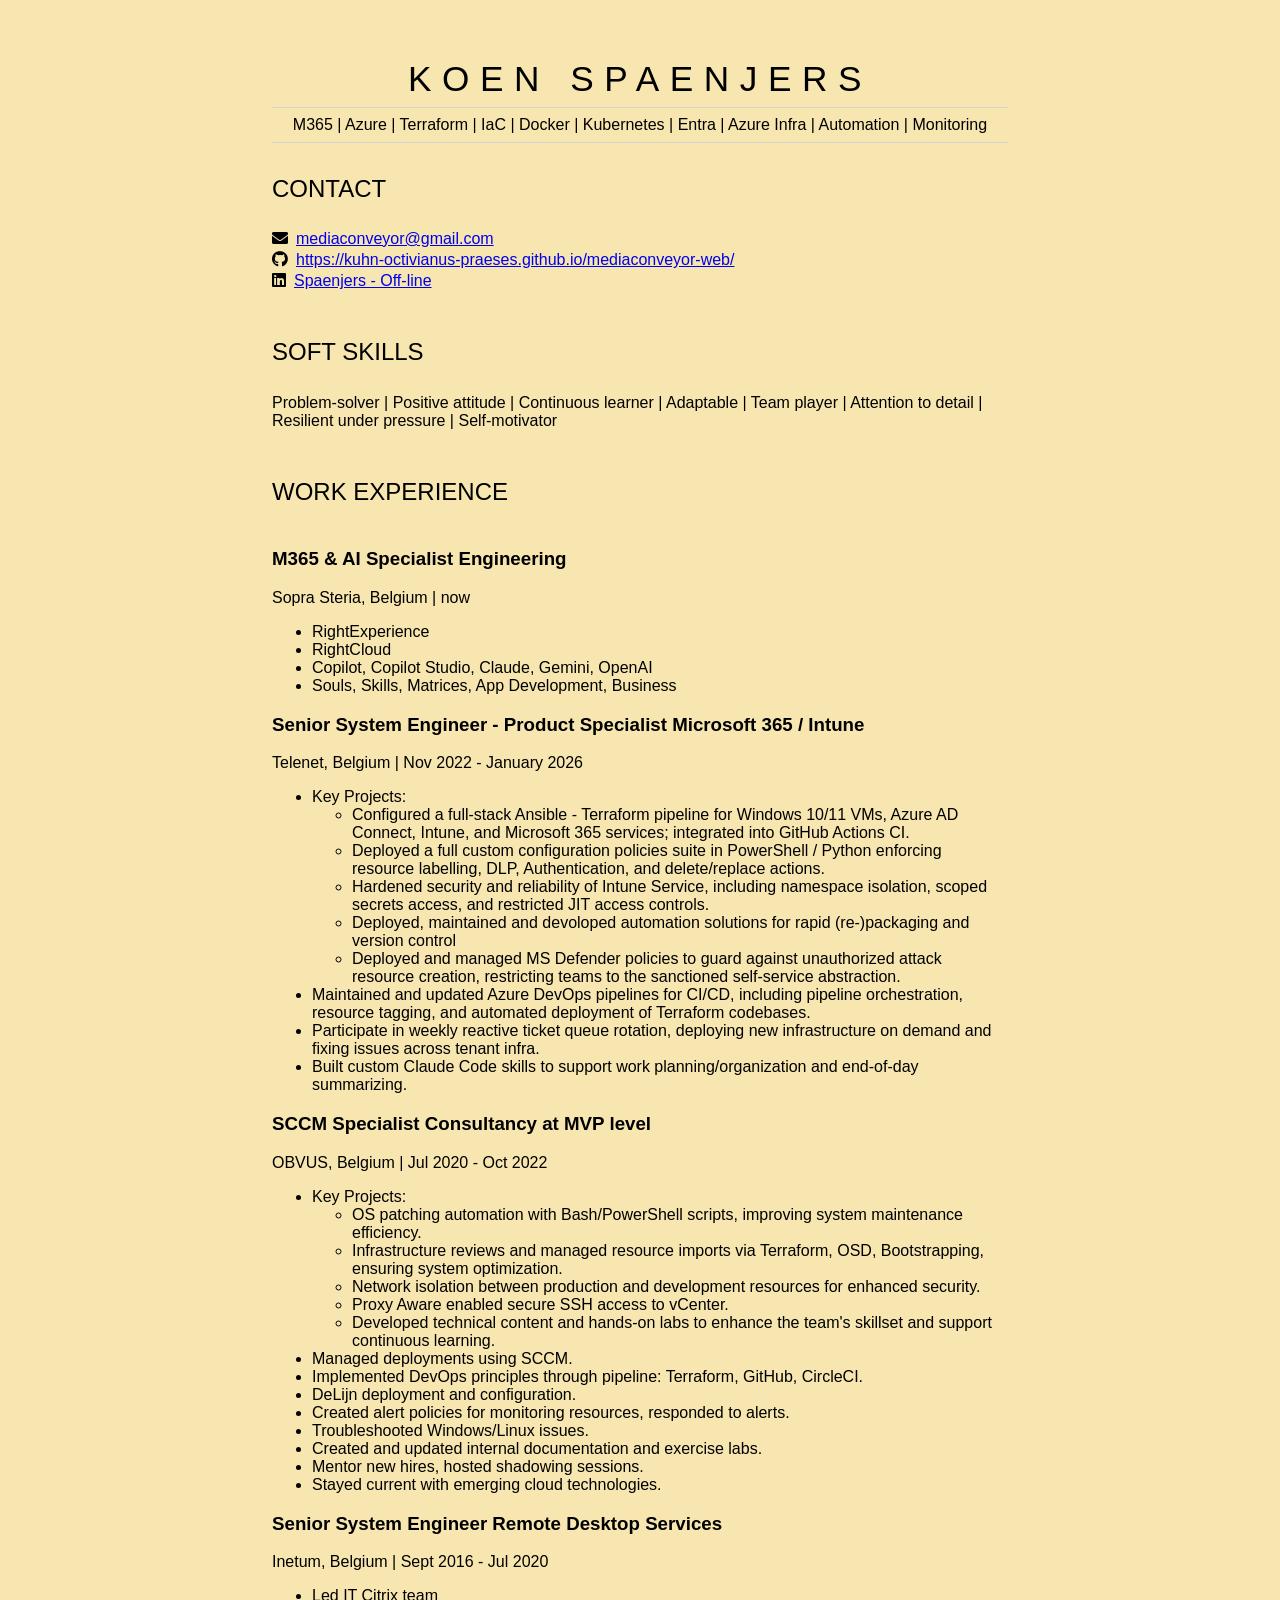
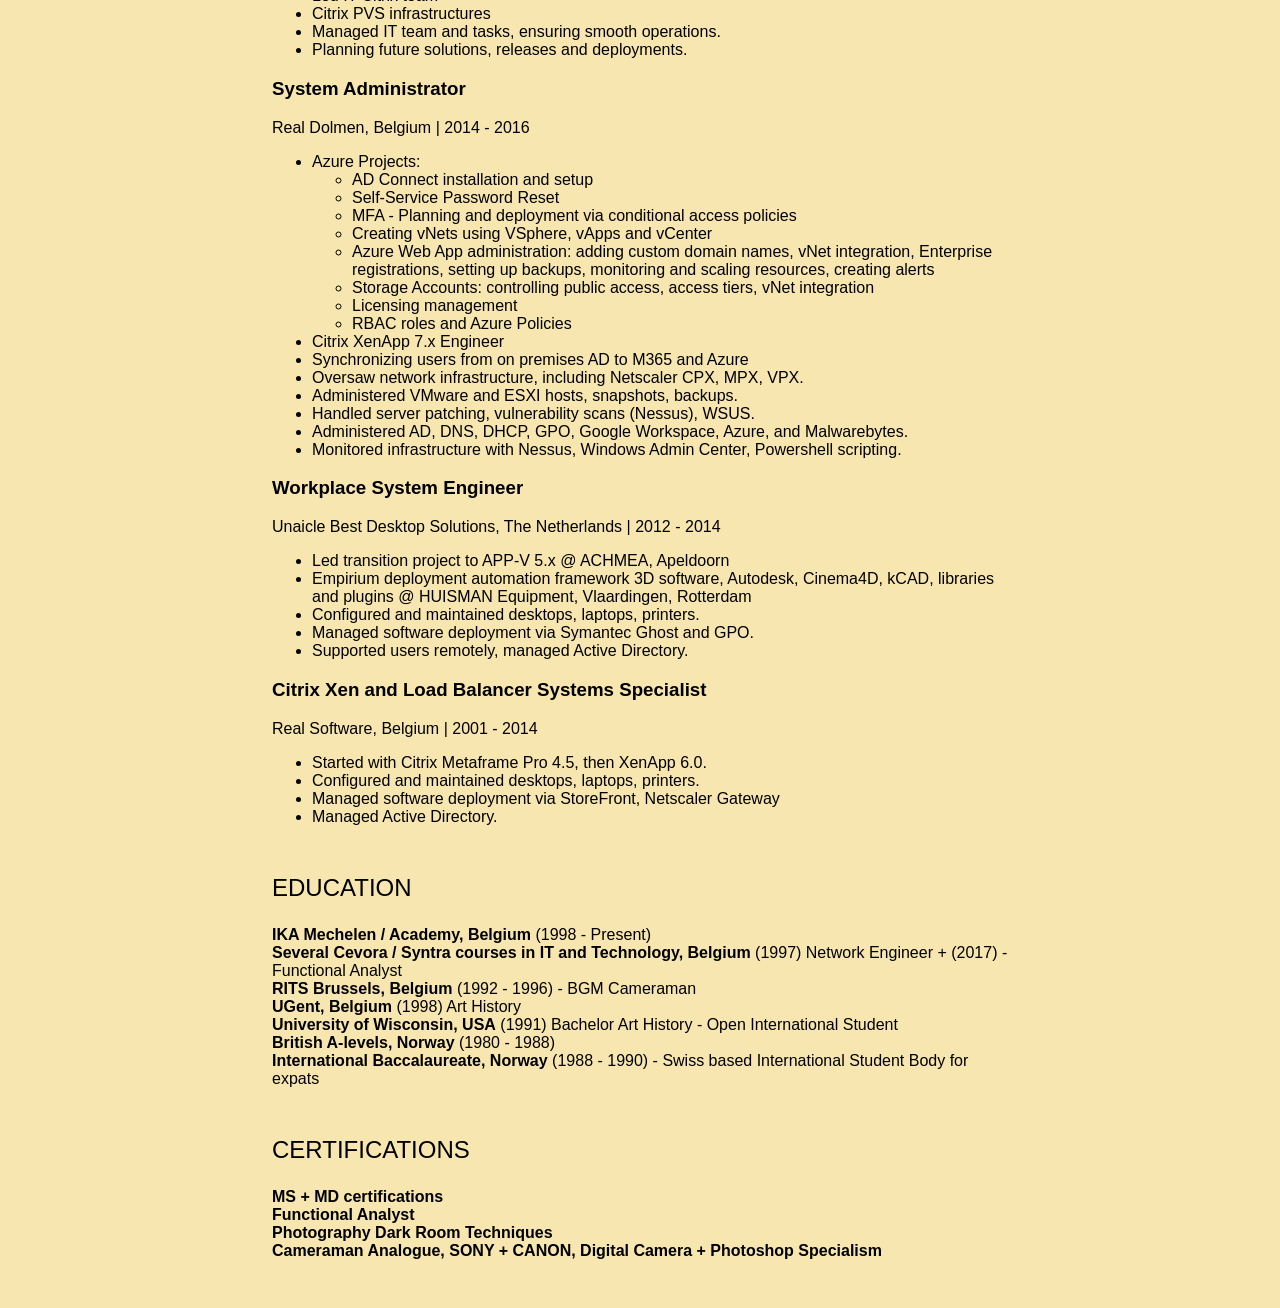
<file: resume.html>
<!doctype html>
<html lang="en">
	<head>
		<meta charset="UTF-8">
		<meta name="viewport" content="width=device-width, initial-scale=1">
		<link href="style.css" rel="stylesheet">
        <link rel="stylesheet" href="https://cdnjs.cloudflare.com/ajax/libs/font-awesome/5.15.4/css/all.min.css">
		<title>Koen Spaenjers's Resume</title>
	</head>
	<body>
		<header id="header">
			<h1>KOEN SPAENJERS</h1>
			<hr>
			<p class="tagline">M365 | Azure | Terraform | IaC | Docker | Kubernetes | Entra | Azure Infra | Automation | Monitoring</p>
			<hr>
		</header>
		<main>
			<section id="contact">
				<h2>CONTACT</h2>
				<p><i class="fa fa-envelope" aria-hidden="true"></i><a href="mailto:mediaconveyor@gmail.com">mediaconveyor@gmail.com</a></p>
				<!-- <p><i class="fas fa-phone" aria-hidden="true"></i>+44 XXXX XXXXXX</p> -->
				<p><i class="fab fa-github" aria-hidden="true"></i><a href="https://kuhn-octivianus-praeses.github.io/mediaconveyor-web/" target="_blank" rel="noopener">https://kuhn-octivianus-praeses.github.io/mediaconveyor-web/</a></p>
				<p><i class="fab fa-linkedin" aria-hidden="true"></i><a href="https://spaenjers.be" target="_blank" rel="noopener">Spaenjers - Off-line</a></p>
			</section>
			<section id="skills">
				<h2>SOFT SKILLS</h2>
				<p>Problem-solver | Positive attitude | Continuous learner | Adaptable | Team player | Attention to detail | Resilient under pressure | Self-motivator</p>
			</section>
			<section id="experience">
				<h2>WORK EXPERIENCE</h2>

				<h3>M365 & AI Specialist Engineering </h3>
				<p>Sopra Steria, Belgium | now</p>
				<ul>
					<li>RightExperience</li>
					<li>RightCloud</li>
					<li>Copilot, Copilot Studio, Claude, Gemini, OpenAI</li>
					<li>Souls, Skills, Matrices, App Development, Business</li>
				</ul>

				<h3>Senior System Engineer - Product Specialist Microsoft 365 / Intune</h3>
				<p>Telenet, Belgium | Nov 2022 - January 2026</p>
				<ul>
					<li>Key Projects:
						<ul>
							<li>Configured a full-stack Ansible - Terraform pipeline for Windows 10/11 VMs, Azure AD Connect, Intune, and Microsoft 365 services; integrated into GitHub Actions CI.</li>
							<li>Deployed a full custom configuration policies suite in PowerShell / Python enforcing resource labelling, DLP, Authentication, and delete/replace actions.</li>
							<li>Hardened security and reliability of Intune Service, including namespace isolation, scoped secrets access, and restricted JIT access controls.</li>
							<li>Deployed, maintained and devoloped automation solutions for rapid (re-)packaging and version control</li>
							<li>Deployed and managed MS Defender policies to guard against unauthorized attack resource creation, restricting teams to the sanctioned self-service abstraction.</li>
						</ul>
					</li>
					<li>Maintained and updated Azure DevOps pipelines for CI/CD, including pipeline orchestration, resource tagging, and automated deployment of Terraform codebases.</li>
					<li>Participate in weekly reactive ticket queue rotation, deploying new infrastructure on demand and fixing issues across tenant infra.</li>
					<li>Built custom Claude Code skills to support work planning/organization and end-of-day summarizing.</li>
				</ul>

				<h3>SCCM Specialist Consultancy at MVP level</h3>
				<p>OBVUS, Belgium | Jul 2020 - Oct 2022</p>
				<ul>
					<li>Key Projects:
						<ul>
							<li>OS patching automation with Bash/PowerShell scripts, improving system maintenance efficiency.</li>
							<li>Infrastructure reviews and managed resource imports via Terraform, OSD, Bootstrapping, ensuring system optimization.</li>
							<li>Network isolation between production and development resources for enhanced security.</li>
							<li>Proxy Aware enabled secure SSH access to vCenter.</li>
							<li>Developed technical content and hands-on labs to enhance the team's skillset and support continuous learning.</li>
						</ul>
					</li>
					<li>Managed deployments using SCCM.</li>
					<li>Implemented DevOps principles through pipeline: Terraform, GitHub, CircleCI.</li>
					<li>DeLijn deployment and configuration.</li>
					<li>Created alert policies for monitoring resources, responded to alerts.</li>
					<li>Troubleshooted Windows/Linux issues.</li>
					<li>Created and updated internal documentation and exercise labs.</li>
					<li>Mentor new hires, hosted shadowing sessions.</li>
					<li>Stayed current with emerging cloud technologies.</li>
				</ul>

				<h3>Senior System Engineer Remote Desktop Services</h3>
				<p>Inetum, Belgium | Sept 2016 - Jul 2020</p>
				<ul>
					<li>Led IT Citrix team</li>
					<li>Citrix PVS infrastructures</li>
					<li>Managed IT team and tasks, ensuring smooth operations.</li>
					<li>Planning future solutions, releases and deployments.</li>
				</ul>

				<h3>System Administrator</h3>
				<p>Real Dolmen, Belgium | 2014 - 2016</p>
				<ul>
					<li>Azure Projects:
						<ul>
							<li>AD Connect installation and setup</li>
							<li>Self-Service Password Reset</li>
							<li>MFA - Planning and deployment via conditional access policies</li>
							<li>Creating vNets using VSphere, vApps and vCenter</li>
							<li>Azure Web App administration: adding custom domain names, vNet integration, Enterprise registrations, setting up backups, monitoring and scaling resources, creating alerts</li>
							<li>Storage Accounts: controlling public access, access tiers, vNet integration</li>
							<li>Licensing management</li>
							<li>RBAC roles and Azure Policies</li>
						</ul>
					</li>
					<li>Citrix XenApp 7.x Engineer</li>
					<li>Synchronizing users from on premises AD to M365 and Azure</li>
					<li>Oversaw network infrastructure, including Netscaler CPX, MPX, VPX.</li>
					<li>Administered VMware and ESXI hosts, snapshots, backups.</li>
					<li>Handled server patching, vulnerability scans (Nessus), WSUS.</li>
					<li>Administered AD, DNS, DHCP, GPO, Google Workspace, Azure, and Malwarebytes.</li>
					<li>Monitored infrastructure with Nessus, Windows Admin Center, Powershell scripting.</li>
				</ul>

				<h3>Workplace System Engineer</h3>
				<p>Unaicle Best Desktop Solutions, The Netherlands | 2012 - 2014</p>
				<ul>
					<li>Led transition project to APP-V 5.x @ ACHMEA, Apeldoorn</li>
					<li>Empirium deployment automation framework 3D software, Autodesk, Cinema4D, kCAD, libraries and plugins @ HUISMAN Equipment, Vlaardingen, Rotterdam</li>
					<li>Configured and maintained desktops, laptops, printers.</li>
					<li>Managed software deployment via Symantec Ghost and GPO.</li>
					<li>Supported users remotely, managed Active Directory.</li>
				</ul>

				<h3>Citrix Xen and Load Balancer Systems Specialist</h3>
				<p>Real Software, Belgium | 2001 - 2014</p>
				<ul>
					<li>Started with Citrix Metaframe Pro 4.5, then XenApp 6.0.</li>
					<li>Configured and maintained desktops, laptops, printers.</li>
					<li>Managed software deployment via StoreFront, Netscaler Gateway</li>
					<li>Managed Active Directory.</li>
				</ul>
			</section>
			
			<section id="education">
				<h2>EDUCATION</h2>
				<b>IKA Mechelen / Academy, Belgium</b> (1998 - Present)<br>
				<b>Several Cevora / Syntra courses in IT and Technology, Belgium</b> (1997) Network Engineer + (2017) - Functional Analyst <br>
				<b>RITS Brussels, Belgium</b> (1992 - 1996) - BGM Cameraman  <br>
				<b>UGent, Belgium</b> (1998) Art History <br>
				<b>University of Wisconsin, USA</b> (1991) Bachelor Art History - Open International Student <br>
				<b>British A-levels, Norway</b> (1980 - 1988)  <br>
				<b>International Baccalaureate, Norway</b> (1988 - 1990) - Swiss based International Student Body for expats
			</section>

			<section id="certifications">
				<h2>CERTIFICATIONS</h2>
				<b>MS + MD certifications</b> <br>
				<b>Functional Analyst</b> <br>
				<b>Photography Dark Room Techniques</b> <br>
				<b>Cameraman Analogue, SONY + CANON, Digital Camera + Photoshop Specialism</b>
			</section>

		</main>
	</body>
</html>
</file>
<file: css/styles.css>
/* Modern Glassmorphic Design System - MediaConveyor */
@import url('https://fonts.googleapis.com/css2?family=Inter:wght@300;400;500;600;700;800&family=JetBrains+Mono:wght@400;500;600&display=swap');

:root {
  /* Color Palette */
  --bg-dark: #102f05;
  --bg-surface: rgba(5, 97, 63, 0.6);
  --glass-bg: rgba(255, 255, 255, 0.03);
  --glass-bg-hover: rgba(255, 255, 255, 0.06);
  --glass-border: rgba(255, 255, 255, 0.08);
  --glass-border-hover: rgba(255, 255, 255, 0.2);
  --glass-shadow: 0 16px 40px 0 rgba(0, 0, 0, 0.4);
  
  --primary-cyan: #ece8eff7;
  --primary-yellow: #edf427f7;
  --primary-blue: #4fd5fe;
  --accent-purple: #be55f7;
  --accent-indigo: #e7cac1;
  --accent-emerald: #10b986;
  
  --text-main: #fbfbf8;
  --text-muted: #e2ea7a;
  --text-dim: #dbd885;
  
  --font-main: 'Inter', system-ui, -apple-system, sans-serif;
  --font-mono: 'JetBrains Mono', monospace;
  
  --radius-sm: 8px;
  --radius-md: 14px;
  --radius-lg: 20px;
  --radius-full: 9999px;
  
  --transition-fast: 0.2s cubic-bezier(0.16, 1, 0.3, 1);
  --transition-normal: 0.35s cubic-bezier(0.16, 1, 0.3, 1);
}

/* background-image: url("assets/bg.png");
  background-repeat: no-repeat; */

/* Reset & Base Styles */
* {
  box-sizing: border-box;
  margin: 0;
  padding: 0;
}

html {
  scroll-behavior: smooth;
  color-scheme: dark;
}

body {
  font-family: var(--font-main);
  background-color: var(--bg-dark);
  color: var(--text-main);
  overflow-x: hidden;
  line-height: 1.6;
  min-height: 100vh;
  position: relative;
}

/* Ambient Animated Glowing Background Orbs */
.ambient-bg {
  position: fixed;
  top: 0;
  left: 0;
  width: 100vw;
  height: 100vh;
  z-index: -1;
  pointer-events: none;
  overflow: hidden;
  background-image: url("../assets/bg2.jpg");
  background-size: cover; 
  background-repeat: no-repeat;
  background-attachment: fixed;
}

.orb {
  position: absolute;
  border-radius: 50%;
  filter: blur(100px);
  opacity: 0.45;
  animation: orbFloat 25s ease-in-out infinite alternate;
}

.orb-1 {
  top: -10%;
  left: -5%;
  width: 50vw;
  height: 50vw;
  background: radial-gradient(circle, var(--primary-cyan) 0%, rgba(79, 172, 254, 0.1) 70%);
}

.orb-2 {
  bottom: -20%;
  right: -10%;
  width: 60vw;
  height: 60vw;
  background: radial-gradient(circle, var(--accent-purple) 0%, rgba(99, 102, 241, 0.1) 70%);
  animation-delay: -7s;
}

.orb-3 {
  top: 40%;
  left: 30%;
  width: 40vw;
  height: 40vw;
  background: radial-gradient(circle, var(--accent-indigo) 0%, transparent 70%);
  animation-delay: -12s;
  opacity: 0.25;
}

@keyframes orbFloat {
  0% { transform: translate(0, 0) scale(1); }
  50% { transform: translate(40px, -60px) scale(1.1); }
  100% { transform: translate(-30px, 40px) scale(0.95); }
}

/* Glassmorphism Container Classes */
.glass-panel {
  background: var(--glass-bg);
  backdrop-filter: blur(16px) saturate(180%);
  -webkit-backdrop-filter: blur(16px) saturate(180%);
  border: 1px solid var(--glass-border);
  box-shadow: var(--glass-shadow);
  border-radius: var(--radius-lg);
  transition: border-color var(--transition-fast), background var(--transition-fast), transform var(--transition-fast);
}

.glass-panel:hover {
  border-color: var(--glass-border-hover);
  background: var(--glass-bg-hover);
}

.glass-card {
  background: rgba(255, 255, 255, 0.025);
  backdrop-filter: blur(12px);
  -webkit-backdrop-filter: blur(12px);
  border: 1px solid var(--glass-border);
  border-radius: var(--radius-md);
  padding: 1.5rem;
  transition: all var(--transition-fast);
  position: relative;
  overflow: hidden;
}

.glass-card::before {
  content: '';
  position: absolute;
  top: 0;
  left: 0;
  right: 0;
  height: 1px;
  background: linear-gradient(90deg, transparent, rgba(255, 255, 255, 0.15), transparent);
}

.glass-card:hover {
  transform: translateY(-4px);
  border-color: rgba(255, 255, 255, 0.22);
  background: rgba(255, 255, 255, 0.05);
  box-shadow: 0 12px 30px rgba(0, 0, 0, 0.4), 0 0 20px rgba(0, 242, 254, 0.08);
}

/* Typography Utilities */
.gradient-text {
  background: linear-gradient(135deg, #ee4e4e 0%, var(--primary-cyan) 50%, var(--primary-blue) 100%);
  -webkit-background-clip: text;
  -webkit-text-fill-color: transparent;
}

.gradient-accent {
  background: linear-gradient(135deg, var(--primary-cyan), var(--accent-purple));
  -webkit-background-clip: text;
  -webkit-text-fill-color: transparent;
}

/* Header Navigation */
.header {
  position: fixed;
  top: 1.25rem;
  left: 50%;
  transform: translateX(-50%);
  width: 90%;
  max-width: 1200px;
  z-index: 100;
}

.nav-container {
  display: flex;
  align-items: center;
  justify-content: space-between;
  padding: 0.85rem 1.75rem;
  border-radius: var(--radius-full);
}

.brand {
  display: flex;
  align-items: center;
  gap: 0.75rem;
  text-decoration: none;
  color: var(--text-main);
  font-weight: 700;
  font-size: 1.25rem;
  letter-spacing: -0.02em;
}

.brand-icon {
  width: 34px;
  height: 34px;
  display: flex;
  align-items: center;
  justify-content: center;
  filter: drop-shadow(0 0 8px rgba(0, 242, 254, 0.4));
}

.nav-links {
  display: flex;
  align-items: center;
  gap: 2rem;
  list-style: none;
}

.nav-link {
  color: var(--text-muted);
  text-decoration: none;
  font-weight: 500;
  font-size: 0.95rem;
  transition: color var(--transition-fast);
  position: relative;
}

.nav-link:hover, .nav-link.active {
  color: var(--text-main);
}

.nav-link::after {
  content: '';
  position: absolute;
  bottom: -4px;
  left: 0;
  width: 0;
  height: 2px;
  background: var(--primary-cyan);
  transition: width var(--transition-fast);
  border-radius: var(--radius-full);
}

.nav-link:hover::after, .nav-link.active::after {
  width: 100%;
}

.nav-actions {
  display: flex;
  align-items: center;
  gap: 1rem;
}

/* Button Styles */
.btn {
  display: inline-flex;
  align-items: center;
  gap: 0.5rem;
  padding: 0.65rem 1.25rem;
  border-radius: var(--radius-full);
  font-weight: 600;
  font-size: 0.9rem;
  text-decoration: none;
  cursor: pointer;
  border: 1px solid transparent;
  transition: all var(--transition-fast);
}

.btn-primary {
  background: linear-gradient(135deg, var(--primary-cyan), var(--primary-blue));
  color: #020617;
  box-shadow: 0 4px 20px rgba(0, 242, 254, 0.3);
}

.btn-primary:hover {
  transform: translateY(-2px);
  box-shadow: 0 8px 25px rgba(0, 242, 254, 0.45);
  filter: brightness(1.05);
}

.btn-glass {
  background: rgba(255, 255, 255, 0.05);
  border: 1px solid var(--glass-border);
  color: var(--text-main);
  backdrop-filter: blur(8px);
}

.btn-glass:hover {
  background: rgba(255, 255, 255, 0.12);
  border-color: rgba(255, 255, 255, 0.25);
  transform: translateY(-2px);
}

.btn-sm {
  padding: 0.4rem 0.85rem;
  font-size: 0.8rem;
}

/* Hero Section */
.hero {
  padding-top: 10rem;
  padding-bottom: 5rem;
  max-width: 1800px;
  margin: 0 auto;
  padding-left: 2rem;
  padding-right: 2rem;
  text-align: center;
}

.badge {
  display: inline-flex;
  align-items: center;
  gap: 0.5rem;
  padding: 0.4rem 1rem;
  border-radius: var(--radius-full);
  background: rgba(0, 242, 254, 0.08);
  border: 1px solid rgba(0, 242, 254, 0.2);
  color: var(--primary-yellow);
  font-size: 1.15rem;
  font-weight: 500;
  margin-bottom: 1.5rem;
}

.badge-dot {
  width: 8px;
  height: 8px;
  border-radius: 50%;
  background-color: var(--accent-emerald);
  box-shadow: 0 0 10px var(--accent-emerald);
  animation: pulse 2s infinite;
}

@keyframes pulse {
  0% { opacity: 0.6; }
  50% { opacity: 1; transform: scale(1.2); }
  100% { opacity: 0.6; }
}

.hero-title {
  font-size: 4.0rem;
  font-weight: 400;
  line-height: 1.5;
  letter-spacing: -0.03em;
  margin-bottom: 1.5rem;
}

.hero-small-title {
  font-size: 3.75rem;
  font-weight: 600;
  line-height: 1.1;
  letter-spacing: -0.03em;
  margin-bottom: 1.5rem;
}

.hero-subtitle {
  font-size: 1.2rem;
  color: var(--text-muted);
  max-width: 760px;
  margin: 0 auto 2.5rem;
  font-weight: 400;
}

.hero-cta {
  display: flex;
  align-items: center;
  justify-content: center;
  gap: 1.25rem;
  margin-bottom: 4rem;
}

/* Metrics Grid */
.hero-metrics {
  display: grid;
  grid-template-columns: repeat(auto-fit, minmax(400px, 1fr));
  gap: 1.5rem;
  max-width: 950px;
  margin: 0 auto;
}

.metric-card {
  padding: 1.5rem;
  text-align: center;
}

.metric-value {
  font-size: 2.25rem;
  font-weight: 700;
  color: var(--text-main);
  margin-bottom: 0.25rem;
  font-family: var(--font-mono);
}

.metric-label {
  font-size: 0.85rem;
  color: var(--text-dim);
  text-transform: uppercase;
  letter-spacing: 0.05em;
  font-weight: 600;
}

/* Main Section Layout */
.section {
  max-width: 1200px;
  margin: 0 auto;
  padding: 5rem 2rem;
}

.section-header {
  text-align: center;
  max-width: 680px;
  margin: 0 auto 3.5rem;
}

.section-tag {
  font-size: 0.85rem;
  font-weight: 600;
  color: var(--primary-cyan);
  text-transform: uppercase;
  letter-spacing: 0.1em;
  margin-bottom: 0.5rem;
  display: block;
}

.section-title {
  font-size: 2.5rem;
  font-weight: 700;
  letter-spacing: -0.02em;
  margin-bottom: 1rem;
}

.section-desc {
  color: var(--text-muted);
  font-size: 1.05rem;
}

/* Interactive Pipeline Section */
.pipeline-container {
  padding: 2.5rem;
  position: relative;
}

.pipeline-steps {
  display: grid;
  grid-template-columns: repeat(4, 1fr);
  gap: 1rem;
  margin-bottom: 2.5rem;
  position: relative;
}

.pipeline-step-node {
  background: rgba(255, 255, 255, 0.03);
  border: 1px solid var(--glass-border);
  border-radius: var(--radius-md);
  padding: 1.25rem;
  cursor: pointer;
  transition: all var(--transition-fast);
  display: flex;
  flex-direction: column;
  align-items: center;
  text-align: center;
  gap: 0.75rem;
  position: relative;
}

.pipeline-step-node:hover {
  background: rgba(255, 255, 255, 0.06);
  border-color: rgba(255, 255, 255, 0.2);
}

.pipeline-step-node.active {
  border-color: var(--primary-cyan);
  background: rgba(0, 242, 254, 0.08);
  box-shadow: 0 0 20px rgba(0, 242, 254, 0.2);
}

.step-number {
  width: 28px;
  height: 28px;
  border-radius: 50%;
  background: rgba(255, 255, 255, 0.1);
  display: flex;
  align-items: center;
  justify-content: center;
  font-size: 0.8rem;
  font-weight: 700;
  color: var(--text-muted);
}

.pipeline-step-node.active .step-number {
  background: var(--primary-cyan);
  color: #020617;
}

.step-icon {
  font-size: 1.5rem;
  color: var(--primary-blue);
}

.step-title {
  font-weight: 600;
  font-size: 0.95rem;
}

.pipeline-detail-panel {
  display: grid;
  grid-template-columns: 1fr 1fr;
  gap: 2rem;
  background: rgba(2, 6, 23, 0.6);
  border-radius: var(--radius-md);
  padding: 2rem;
  border: 1px solid rgba(255, 255, 255, 0.06);
}

.pipeline-info h4 {
  font-size: 1.3rem;
  margin-bottom: 0.75rem;
  color: var(--primary-cyan);
}

.pipeline-info p {
  color: var(--text-muted);
  margin-bottom: 1.5rem;
  font-size: 0.95rem;
}

.feature-list {
  list-style: none;
  display: flex;
  flex-direction: column;
  gap: 0.6rem;
}

.feature-list li {
  display: flex;
  align-items: center;
  gap: 0.5rem;
  font-size: 0.9rem;
  color: var(--text-main);
}

.feature-list li svg {
  color: var(--accent-emerald);
  flex-shrink: 0;
}

/* Code Snippet Box */
.code-box {
  background: #090d16;
  border-radius: var(--radius-md);
  border: 1px solid rgba(255, 255, 255, 0.08);
  overflow: hidden;
  display: flex;
  flex-direction: column;
}

.code-header {
  display: flex;
  align-items: center;
  justify-content: space-between;
  padding: 0.75rem 1rem;
  background: rgba(255, 255, 255, 0.03);
  border-bottom: 1px solid rgba(255, 255, 255, 0.06);
  font-family: var(--font-mono);
  font-size: 0.8rem;
  color: var(--text-dim);
}

.code-dots {
  display: flex;
  gap: 6px;
}

.dot {
  width: 10px;
  height: 10px;
  border-radius: 50%;
}

.dot-red { background: #ef4444; }
.dot-yellow { background: #f59e0b; }
.dot-green { background: #10b981; }

.copy-btn {
  background: transparent;
  border: none;
  color: var(--text-dim);
  cursor: pointer;
  transition: color var(--transition-fast);
  display: flex;
  align-items: center;
  gap: 0.3rem;
  font-size: 0.75rem;
}

.copy-btn:hover {
  color: var(--text-main);
}

.code-body {
  padding: 1.25rem;
  font-family: var(--font-mono);
  font-size: 0.85rem;
  line-height: 1.6;
  color: #e2e8f0;
  overflow-x: auto;
}

/* Features Grid */
.features-grid {
  display: grid;
  grid-template-columns: repeat(auto-fit, minmax(340px, 1fr));
  gap: 1.75rem;
}

.feature-card-icon {
  width: 48px;
  height: 48px;
  border-radius: var(--radius-md);
  background: rgba(0, 242, 254, 0.1);
  border: 1px solid rgba(0, 242, 254, 0.2);
  display: flex;
  align-items: center;
  justify-content: center;
  margin-bottom: 1.25rem;
  color: var(--primary-cyan);
}

.feature-card h3 {
  font-size: 1.3rem;
  font-weight: 600;
  margin-bottom: 0.75rem;
}

.feature-card p {
  color: var(--text-muted);
  font-size: 0.95rem;
  line-height: 1.6;
}

/* GitHub Resources Section */
.resources-controls {
  display: flex;
  flex-wrap: wrap;
  align-items: center;
  justify-content: space-between;
  gap: 1.25rem;
  margin-bottom: 2.5rem;
}

.search-box {
  position: relative;
  flex: 1;
  min-width: 280px;
}

.search-icon {
  position: absolute;
  left: 1.1rem;
  top: 50%;
  transform: translateY(-50%);
  color: var(--text-dim);
  pointer-events: none;
}

.search-input {
  width: 100%;
  padding: 0.8rem 1rem 0.8rem 2.75rem;
  border-radius: var(--radius-full);
  background: rgba(255, 255, 255, 0.04);
  border: 1px solid var(--glass-border);
  color: var(--text-main);
  font-family: var(--font-main);
  font-size: 0.95rem;
  outline: none;
  backdrop-filter: blur(12px);
  transition: all var(--transition-fast);
}

.search-input:focus {
  border-color: var(--primary-cyan);
  background: rgba(255, 255, 255, 0.08);
  box-shadow: 0 0 20px rgba(0, 242, 254, 0.2);
}

.filter-pills {
  display: flex;
  align-items: center;
  gap: 0.5rem;
  flex-wrap: wrap;
}

.filter-pill {
  padding: 0.5rem 1.1rem;
  border-radius: var(--radius-full);
  background: rgba(255, 255, 255, 0.04);
  border: 1px solid var(--glass-border);
  color: var(--text-muted);
  font-size: 0.85rem;
  font-weight: 500;
  cursor: pointer;
  transition: all var(--transition-fast);
}

.filter-pill:hover {
  background: rgba(255, 255, 255, 0.08);
  color: var(--text-main);
}

.filter-pill.active {
  background: var(--primary-cyan);
  color: #020617;
  border-color: var(--primary-cyan);
  font-weight: 600;
}

.repos-grid {
  display: grid;
  grid-template-columns: repeat(auto-fill, minmax(360px, 1fr));
  gap: 1.75rem;
  margin-bottom: 4rem;
}

.repo-card {
  display: flex;
  flex-direction: column;
  justify-content: space-between;
}

.repo-header {
  display: flex;
  align-items: flex-start;
  justify-content: space-between;
  margin-bottom: 0.75rem;
}

.repo-title-group {
  display: flex;
  align-items: center;
  gap: 0.6rem;
}

.repo-icon {
  color: var(--text-muted);
  flex-shrink: 0;
}

.repo-title {
  font-size: 1.15rem;
  font-weight: 600;
  color: var(--text-main);
  text-decoration: none;
  transition: color var(--transition-fast);
}

.repo-title:hover {
  color: var(--primary-cyan);
}

.repo-visibility {
  font-size: 0.75rem;
  padding: 0.25rem 0.6rem;
  border-radius: var(--radius-full);
  border: 1px solid rgba(255, 255, 255, 0.15);
  color: var(--text-dim);
}

.repo-desc {
  color: var(--text-muted);
  font-size: 0.9rem;
  margin-bottom: 1.25rem;
  line-height: 1.5;
  flex: 1;
}

.repo-tags {
  display: flex;
  flex-wrap: wrap;
  gap: 0.4rem;
  margin-bottom: 1.25rem;
}

.tag {
  font-size: 0.75rem;
  padding: 0.2rem 0.6rem;
  border-radius: var(--radius-sm);
  background: rgba(255, 255, 255, 0.05);
  color: var(--text-dim);
  font-family: var(--font-mono);
}

.repo-footer {
  display: flex;
  align-items: center;
  justify-content: space-between;
  padding-top: 1rem;
  border-top: 1px solid rgba(255, 255, 255, 0.06);
  font-size: 0.85rem;
  color: var(--text-dim);
}

.repo-meta {
  display: flex;
  align-items: center;
  gap: 1rem;
}

.meta-item {
  display: flex;
  align-items: center;
  gap: 0.35rem;
}

.lang-dot {
  width: 10px;
  height: 10px;
  border-radius: 50%;
}

.lang-ts { background: #3178c6; }
.lang-go { background: #00add8; }
.lang-rust { background: #dea584; }
.lang-python { background: #3572A5; }
.lang-docker { background: #384d54; }

.repo-actions {
  display: flex;
  gap: 0.5rem;
}

/* Quick Resources List */
.quick-links-grid {
  display: grid;
  grid-template-columns: repeat(auto-fit, minmax(260px, 1fr));
  gap: 1.25rem;
}

.quick-link-card {
  display: flex;
  align-items: center;
  gap: 1rem;
  padding: 1.25rem;
  text-decoration: none;
  color: var(--text-main);
  border-radius: var(--radius-md);
}

.quick-link-icon {
  width: 42px;
  height: 42px;
  border-radius: var(--radius-sm);
  background: rgba(255, 255, 255, 0.05);
  display: flex;
  align-items: center;
  justify-content: center;
  color: var(--primary-cyan);
  flex-shrink: 0;
}

.quick-link-content h4 {
  font-size: 1rem;
  font-weight: 600;
  margin-bottom: 0.2rem;
}

.quick-link-content p {
  font-size: 0.8rem;
  color: var(--text-dim);
}

/* Modal Overlay */
.modal-overlay {
  position: fixed;
  top: 0;
  left: 0;
  width: 100vw;
  height: 100vh;
  background: rgba(2, 6, 23, 0.8);
  backdrop-filter: blur(12px);
  z-index: 1000;
  display: flex;
  align-items: center;
  justify-content: center;
  padding: 2rem;
  opacity: 0;
  pointer-events: none;
  transition: opacity var(--transition-fast);
}

.modal-overlay.active {
  opacity: 1;
  pointer-events: auto;
}

.modal-container {
  width: 100%;
  max-width: 700px;
  max-height: 85vh;
  overflow-y: auto;
  border-radius: var(--radius-lg);
  padding: 2rem;
  position: relative;
  border: 1px solid var(--glass-border-hover);
  box-shadow: 0 25px 50px -12px rgba(0, 0, 0, 0.7);
}

.modal-close {
  position: absolute;
  top: 1.25rem;
  right: 1.25rem;
  background: rgba(255, 255, 255, 0.08);
  border: none;
  color: var(--text-muted);
  width: 32px;
  height: 32px;
  border-radius: 50%;
  cursor: pointer;
  display: flex;
  align-items: center;
  justify-content: center;
  transition: all var(--transition-fast);
}

.modal-close:hover {
  background: rgba(255, 255, 255, 0.2);
  color: var(--text-main);
}

/* Footer */
.footer {
  border-top: 1px solid var(--glass-border);
  padding: 4rem 2rem 2.5rem;
  margin-top: 5rem;
  background: rgba(2, 6, 23, 0.5);
  backdrop-filter: blur(16px);
}

.footer-container {
  max-width: 1200px;
  margin: 0 auto;
  display: flex;
  flex-direction: column;
  gap: 3rem;
}

.footer-top {
  display: flex;
  flex-wrap: wrap;
  justify-content: space-between;
  gap: 2.5rem;
}

.footer-brand p {
  color: var(--text-muted);
  margin-top: 0.75rem;
  max-width: 320px;
  font-size: 0.9rem;
}

.footer-links-group {
  display: flex;
  gap: 4rem;
  flex-wrap: wrap;
}

.footer-col h5 {
  font-size: 0.9rem;
  font-weight: 600;
  text-transform: uppercase;
  letter-spacing: 0.05em;
  color: var(--text-main);
  margin-bottom: 1.25rem;
}

.footer-col ul {
  list-style: none;
  display: flex;
  flex-direction: column;
  gap: 0.75rem;
}

.footer-col a {
  color: var(--text-muted);
  text-decoration: none;
  font-size: 0.9rem;
  transition: color var(--transition-fast);
}

.footer-col a:hover {
  color: var(--primary-cyan);
}

.footer-bottom {
  display: flex;
  align-items: center;
  justify-content: space-between;
  padding-top: 2rem;
  border-top: 1px solid rgba(255, 255, 255, 0.06);
  font-size: 0.85rem;
  color: var(--text-dim);
}

/* Toast Notification */
.toast {
  position: fixed;
  bottom: 2rem;
  right: 2rem;
  background: rgba(15, 23, 42, 0.9);
  border: 1px solid var(--primary-cyan);
  color: var(--text-main);
  padding: 0.75rem 1.25rem;
  border-radius: var(--radius-full);
  box-shadow: 0 10px 30px rgba(0, 0, 0, 0.5), 0 0 15px rgba(0, 242, 254, 0.2);
  backdrop-filter: blur(16px);
  display: flex;
  align-items: center;
  gap: 0.6rem;
  font-size: 0.85rem;
  font-weight: 500;
  z-index: 2000;
  transform: translateY(100px);
  opacity: 0;
  transition: all var(--transition-normal);
}

.toast.show {
  transform: translateY(0);
  opacity: 1;
}

/* Responsive Breakpoints */
@media (max-width: 992px) {
  .hero-title { font-size: 3rem; }
  .pipeline-steps { grid-template-columns: repeat(2, 1fr); }
  .pipeline-detail-panel { grid-template-columns: 1fr; }
}

@media (max-width: 768px) {
  .nav-links { display: none; }
  .hero-title { font-size: 2.25rem; }
  .hero-subtitle { font-size: 1rem; }
  .pipeline-steps { grid-template-columns: 1fr; }
  .section-title { font-size: 2rem; }
  .repos-grid { grid-template-columns: 1fr; }
  .footer-links-group { gap: 2rem; }
}
</file>
<file: style.css>
body {
    font-family: 'Segoe UI', Tahoma, Geneva, Verdana, sans-serif;
    font-size: 16px;
    max-width: 800px;
    margin: auto;
    background-color: #f7e6af;
}
h1 {
    font-size: 2.2em;
    letter-spacing: .3em;
    padding-top: 1em;
    padding-bottom: 0;
    margin-bottom: 0;
}

h2 {
    font-size: 1.5em;
    padding-bottom: 1em;
}

.tagline {
    margin: .5em auto;
}

main {
    margin-top: 2em;
}

header {
    text-align: center;
    margin: auto 2em;
}

section {
    margin: 0 2em 3em 2em;
}

i {
    margin-right: .5em;
}

p {
    margin: .2em auto
}

hr {
    border: none;
    background-color: lightgray;
    height: 1px;
}

h1, h2 {
    font-weight: 100;
    margin-bottom: 0;
    

}
</file>
